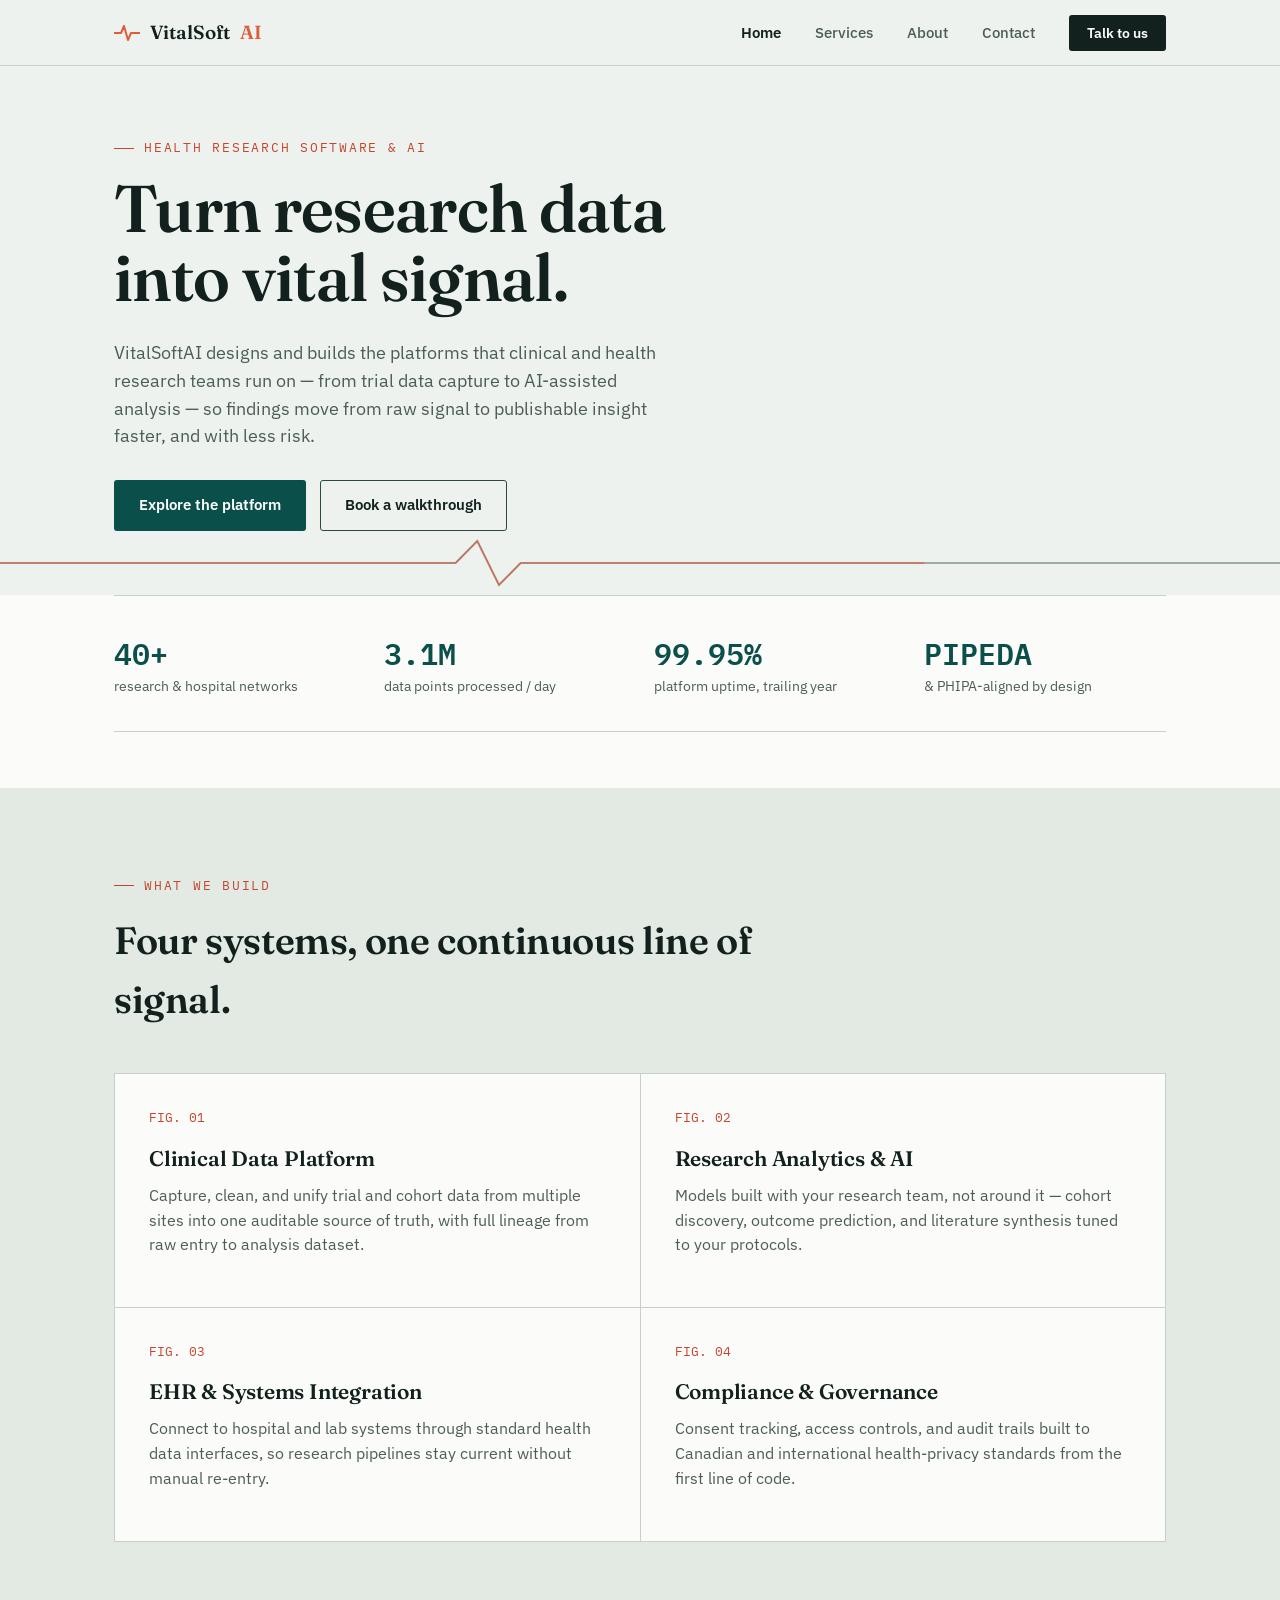
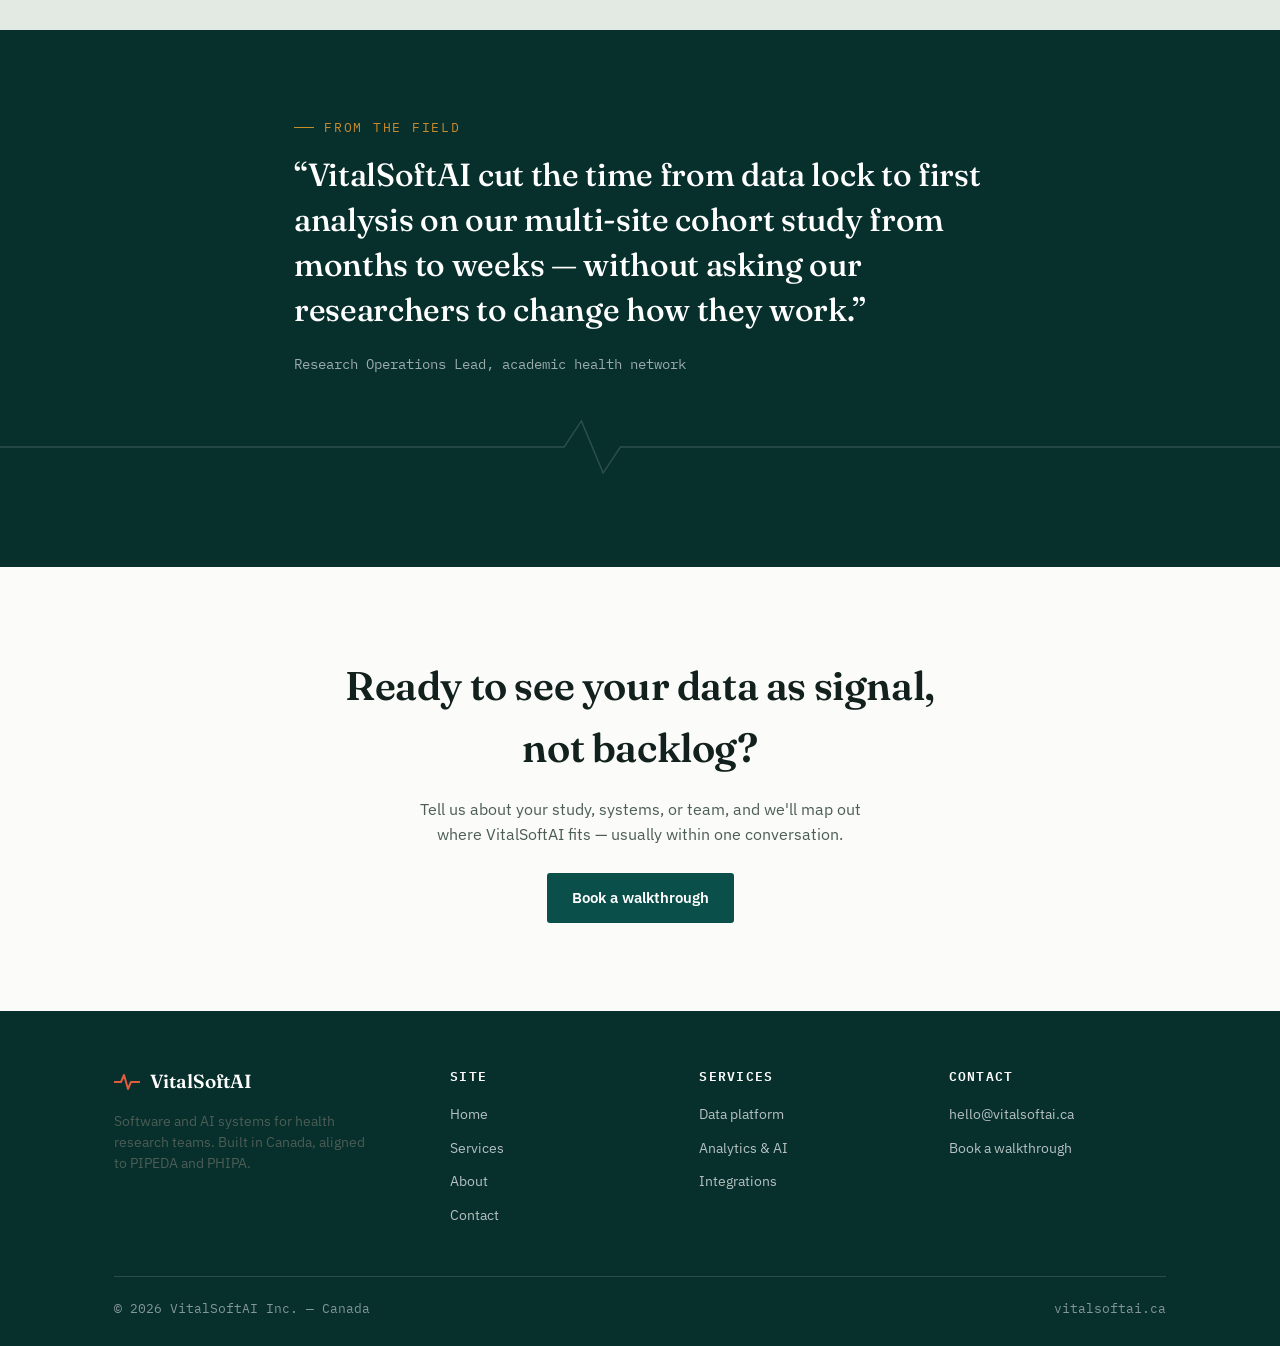
<file: index.html>
<!DOCTYPE html>
<html lang="en">
<head>
<meta charset="UTF-8">
<meta name="viewport" content="width=device-width, initial-scale=1.0">
<title>VitalSoftAI — Software for Health Research</title>
<meta name="description" content="VitalSoftAI builds data platforms, AI analytics, and compliant software for clinical and health research teams.">
<link rel="preconnect" href="https://fonts.googleapis.com">
<link href="https://fonts.googleapis.com/css2?family=Fraunces:opsz,wght@9..144,400;9..144,500;9..144,600;9..144,700&family=IBM+Plex+Sans:wght@400;500;600;700&family=IBM+Plex+Mono:wght@400;500;600&display=swap" rel="stylesheet">
<link rel="stylesheet" href="style.css">
</head>
<body>

<nav class="site-nav">
  <div class="wrap">
    <a href="index.html" class="brand">
      <svg class="pulse-mark" viewBox="0 0 26 16"><path d="M0 8 H7 L10 1 L14 15 L17 8 H26"/></svg>
      VitalSoft<span style="color:var(--coral)">AI</span>
    </a>
    <ul class="nav-links">
      <li><a href="index.html" class="active">Home</a></li>
      <li><a href="services.html">Services</a></li>
      <li><a href="about.html">About</a></li>
      <li><a href="contact.html">Contact</a></li>
      <li><a href="contact.html" class="nav-cta">Talk to us</a></li>
    </ul>
    <button class="nav-toggle" aria-label="Toggle menu"><span></span><span></span><span></span></button>
  </div>
</nav>

<!-- HERO -->
<header>
  <div class="wrap" style="padding-top:72px;">
    <p class="eyebrow">Health research software &amp; AI</p>
    <h1 style="font-size:clamp(38px,6vw,66px); max-width:15ch; line-height:1.05;">
      Turn research data into vital signal.
    </h1>
    <p style="font-size:18px; max-width:52ch; margin-top:20px;">
      VitalSoftAI designs and builds the platforms that clinical and health research
      teams run on — from trial data capture to AI-assisted analysis — so findings
      move from raw signal to publishable insight faster, and with less risk.
    </p>
    <div style="display:flex; gap:14px; margin-top:30px; flex-wrap:wrap;">
      <a href="services.html" class="btn btn-primary">Explore the platform</a>
      <a href="contact.html" class="btn btn-ghost">Book a walkthrough</a>
    </div>
  </div>

  <svg class="trace" viewBox="0 0 1180 64" preserveAspectRatio="none" aria-hidden="true">
    <path d="M0 32 H420 L440 10 L460 54 L480 32 H1180" />
    <path class="draw" d="M0 32 H420 L440 10 L460 54 L480 32 H1180" />
  </svg>
</header>

<!-- PROOF STRIP -->
<section class="section-tight panel-bg" style="padding-top:0;">
  <div class="wrap">
    <div style="display:grid; grid-template-columns:repeat(4,1fr); gap:28px; border-top:1px solid var(--line); border-bottom:1px solid var(--line); padding:34px 0;">
      <div>
        <div style="font-family:var(--f-mono); font-size:30px; font-weight:600; color:var(--teal);">40+</div>
        <div style="font-size:13.5px; color:var(--ink-soft);">research &amp; hospital networks</div>
      </div>
      <div>
        <div style="font-family:var(--f-mono); font-size:30px; font-weight:600; color:var(--teal);">3.1M</div>
        <div style="font-size:13.5px; color:var(--ink-soft);">data points processed / day</div>
      </div>
      <div>
        <div style="font-family:var(--f-mono); font-size:30px; font-weight:600; color:var(--teal);">99.95%</div>
        <div style="font-size:13.5px; color:var(--ink-soft);">platform uptime, trailing year</div>
      </div>
      <div>
        <div style="font-family:var(--f-mono); font-size:30px; font-weight:600; color:var(--teal);">PIPEDA</div>
        <div style="font-size:13.5px; color:var(--ink-soft);">&amp; PHIPA-aligned by design</div>
      </div>
    </div>
  </div>
</section>

<!-- PILLARS -->
<section class="alt-bg">
  <div class="wrap">
    <p class="eyebrow">What we build</p>
    <h2 style="font-size:clamp(26px,3.4vw,38px); max-width:26ch;">Four systems, one continuous line of signal.</h2>

    <div class="reveal" style="display:grid; grid-template-columns:repeat(2,1fr); gap:1px; background:var(--line); margin-top:44px; border:1px solid var(--line);">

      <div style="background:var(--panel); padding:34px;">
        <div style="font-family:var(--f-mono); font-size:12.5px; color:var(--coral-deep); margin-bottom:14px;">FIG. 01</div>
        <h3 style="font-size:21px;">Clinical Data Platform</h3>
        <p>Capture, clean, and unify trial and cohort data from multiple sites into one
        auditable source of truth, with full lineage from raw entry to analysis dataset.</p>
      </div>

      <div style="background:var(--panel); padding:34px;">
        <div style="font-family:var(--f-mono); font-size:12.5px; color:var(--coral-deep); margin-bottom:14px;">FIG. 02</div>
        <h3 style="font-size:21px;">Research Analytics &amp; AI</h3>
        <p>Models built with your research team, not around it — cohort discovery,
        outcome prediction, and literature synthesis tuned to your protocols.</p>
      </div>

      <div style="background:var(--panel); padding:34px;">
        <div style="font-family:var(--f-mono); font-size:12.5px; color:var(--coral-deep); margin-bottom:14px;">FIG. 03</div>
        <h3 style="font-size:21px;">EHR &amp; Systems Integration</h3>
        <p>Connect to hospital and lab systems through standard health data
        interfaces, so research pipelines stay current without manual re-entry.</p>
      </div>

      <div style="background:var(--panel); padding:34px;">
        <div style="font-family:var(--f-mono); font-size:12.5px; color:var(--coral-deep); margin-bottom:14px;">FIG. 04</div>
        <h3 style="font-size:21px;">Compliance &amp; Governance</h3>
        <p>Consent tracking, access controls, and audit trails built to Canadian
        and international health-privacy standards from the first line of code.</p>
      </div>

    </div>
  </div>
</section>

<!-- QUOTE / DARK BAND -->
<section class="dark">
  <div class="wrap" style="max-width:820px;">
    <p class="eyebrow">From the field</p>
    <h2 style="font-size:clamp(24px,3vw,32px); font-weight:500; line-height:1.4;">
      “VitalSoftAI cut the time from data lock to first analysis on our multi-site
      cohort study from months to weeks — without asking our researchers to
      change how they work.”
    </h2>
    <p style="margin-top:22px; color:rgba(255,255,255,0.6); font-family:var(--f-mono); font-size:13.5px;">
      Research Operations Lead, academic health network
    </p>
  </div>
  <svg class="trace on-dark" viewBox="0 0 1180 64" preserveAspectRatio="none" style="margin-top:40px;" aria-hidden="true">
    <path d="M0 32 H520 L536 6 L556 58 L572 32 H1180" />
  </svg>
</section>

<!-- CTA -->
<section class="panel-bg" style="text-align:center;">
  <div class="wrap">
    <h2 style="font-size:clamp(26px,3.6vw,40px); max-width:22ch; margin:0 auto 18px;">
      Ready to see your data as signal, not backlog?
    </h2>
    <p style="max-width:46ch; margin:0 auto 26px;">
      Tell us about your study, systems, or team, and we'll map out where
      VitalSoftAI fits — usually within one conversation.
    </p>
    <a href="contact.html" class="btn btn-primary">Book a walkthrough</a>
  </div>
</section>

<footer>
  <div class="wrap">
    <div class="foot-grid">
      <div>
        <a href="index.html" class="brand" style="margin-bottom:14px; display:flex;">
          <svg class="pulse-mark" viewBox="0 0 26 16"><path d="M0 8 H7 L10 1 L14 15 L17 8 H26" stroke="rgba(255,255,255,0.75)"/></svg>
          VitalSoftAI
        </a>
        <p style="font-size:13.5px; max-width:32ch;">Software and AI systems for health research teams. Built in Canada, aligned to PIPEDA and PHIPA.</p>
      </div>
      <div>
        <h4>Site</h4>
        <ul>
          <li><a href="index.html">Home</a></li>
          <li><a href="services.html">Services</a></li>
          <li><a href="about.html">About</a></li>
          <li><a href="contact.html">Contact</a></li>
        </ul>
      </div>
      <div>
        <h4>Services</h4>
        <ul>
          <li><a href="services.html">Data platform</a></li>
          <li><a href="services.html">Analytics &amp; AI</a></li>
          <li><a href="services.html">Integrations</a></li>
        </ul>
      </div>
      <div>
        <h4>Contact</h4>
        <ul>
          <li><a href="mailto:hello@vitalsoftai.ca">hello@vitalsoftai.ca</a></li>
          <li><a href="contact.html">Book a walkthrough</a></li>
        </ul>
      </div>
    </div>
    <div class="foot-bottom">
      <span>© 2026 VitalSoftAI Inc. — Canada</span>
      <span>vitalsoftai.ca</span>
    </div>
  </div>
</footer>

<script src="main.js"></script>
</body>
</html>
</file>
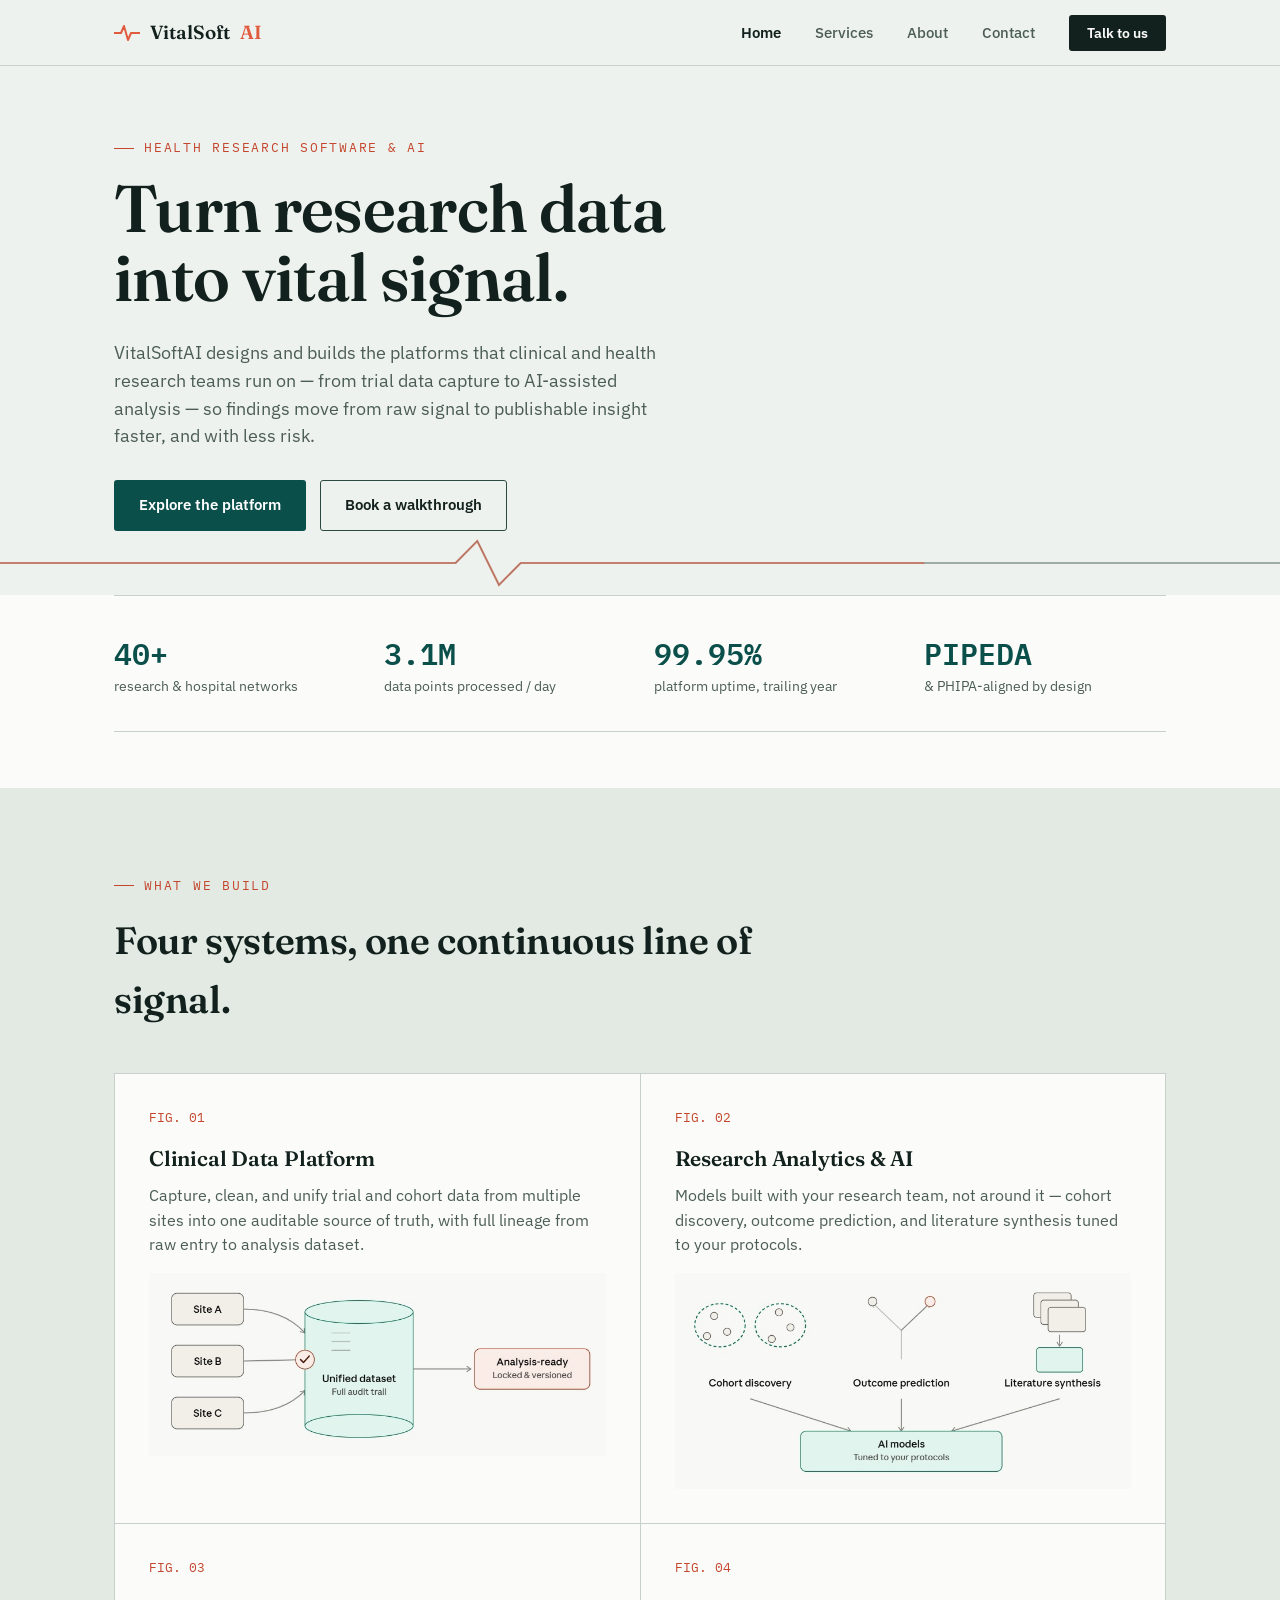
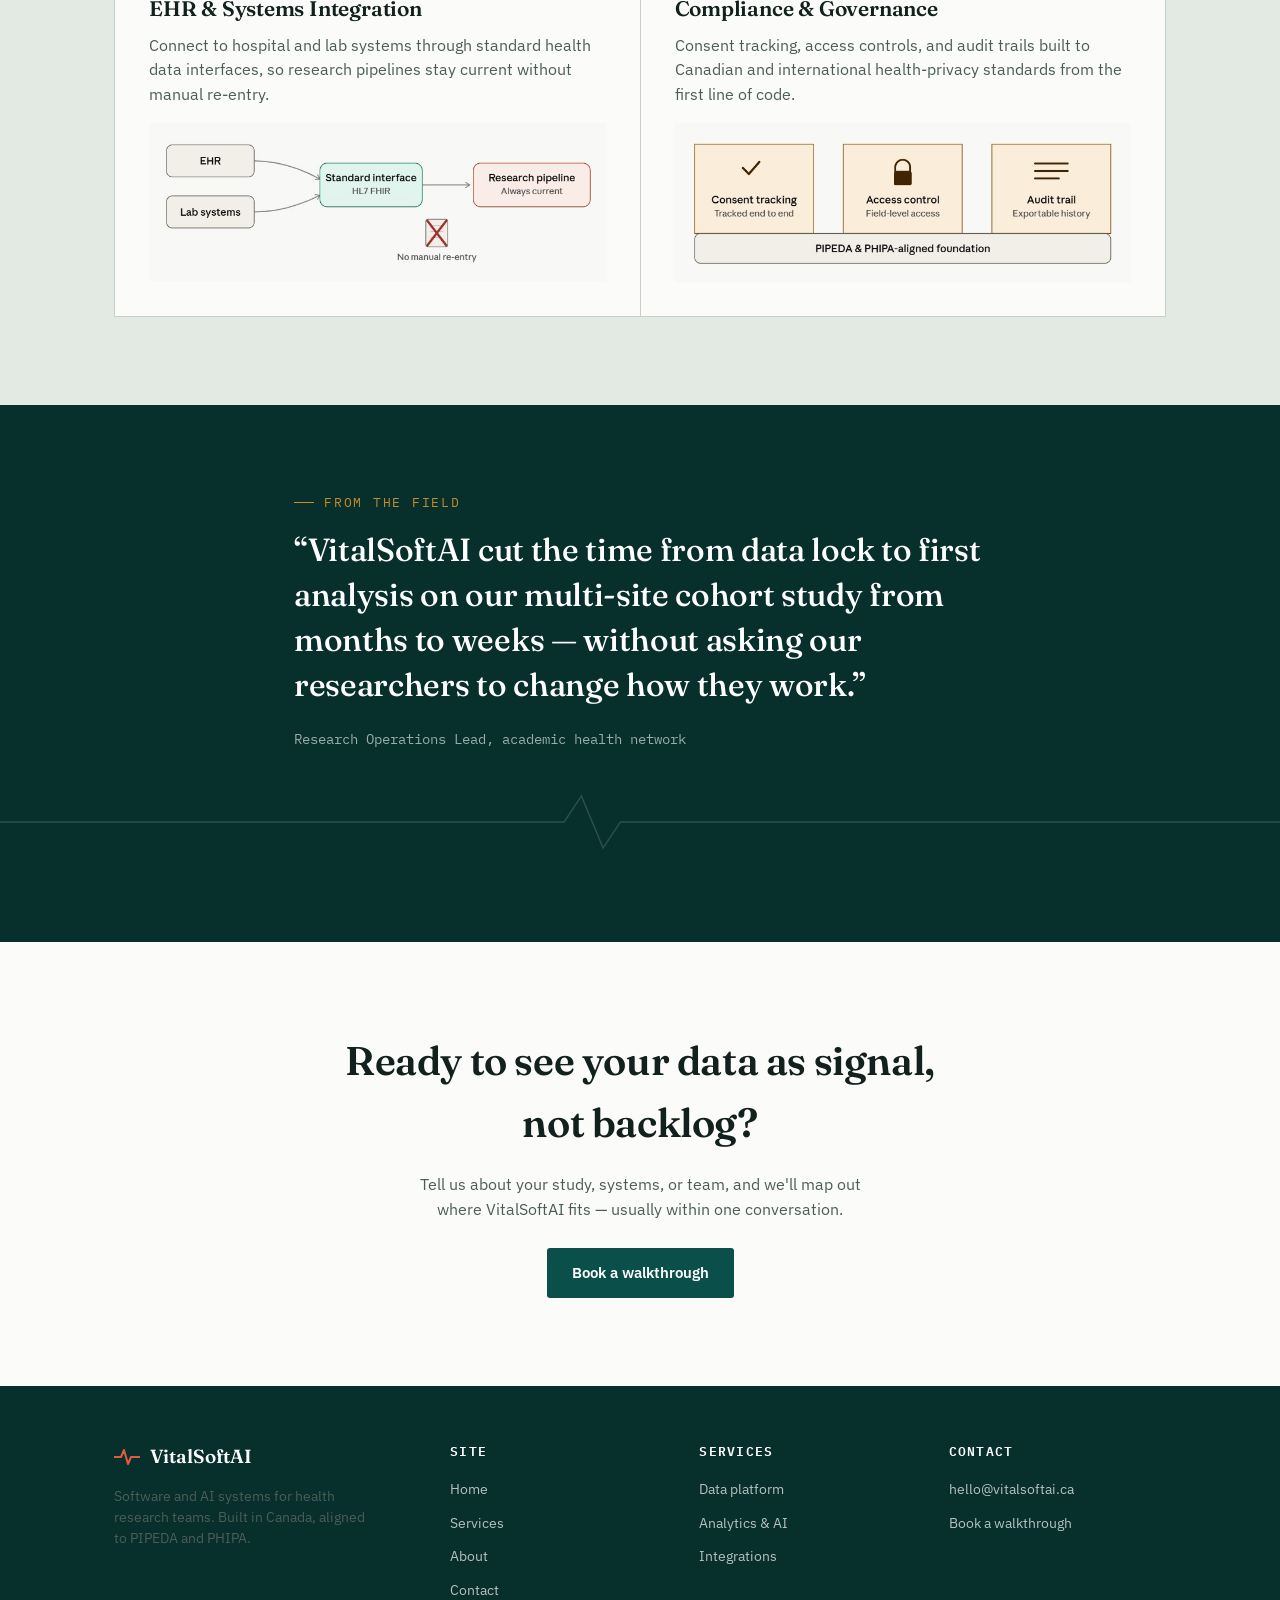
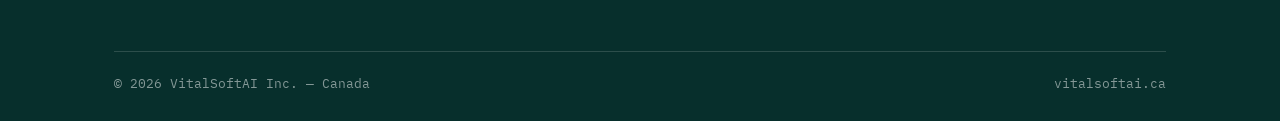
<file: public/index.html>
<!DOCTYPE html>
<html lang="en">
<head>
<meta charset="UTF-8">
<meta name="viewport" content="width=device-width, initial-scale=1.0">
<title>VitalSoftAI — Software for Health Research</title>
<meta name="description" content="VitalSoftAI builds data platforms, AI analytics, and compliant software for clinical and health research teams.">
<link rel="preconnect" href="https://fonts.googleapis.com">
<link href="https://fonts.googleapis.com/css2?family=Fraunces:opsz,wght@9..144,400;9..144,500;9..144,600;9..144,700&family=IBM+Plex+Sans:wght@400;500;600;700&family=IBM+Plex+Mono:wght@400;500;600&display=swap" rel="stylesheet">
<link rel="stylesheet" href="style.css">
</head>
<body>

<nav class="site-nav">
  <div class="wrap">
    <a href="index.html" class="brand">
      <svg class="pulse-mark" viewBox="0 0 26 16"><path d="M0 8 H7 L10 1 L14 15 L17 8 H26"/></svg>
      VitalSoft<span style="color:var(--coral)">AI</span>
    </a>
    <ul class="nav-links">
      <li><a href="index.html" class="active">Home</a></li>
      <li><a href="services.html">Services</a></li>
      <li><a href="about.html">About</a></li>
      <li><a href="contact.html">Contact</a></li>
      <li><a href="contact.html" class="nav-cta">Talk to us</a></li>
    </ul>
    <button class="nav-toggle" aria-label="Toggle menu"><span></span><span></span><span></span></button>
  </div>
</nav>

<!-- HERO -->
<header>
  <div class="wrap" style="padding-top:72px;">
    <p class="eyebrow">Health research software &amp; AI</p>
    <h1 style="font-size:clamp(38px,6vw,66px); max-width:15ch; line-height:1.05;">
      Turn research data into vital signal.
    </h1>
    <p style="font-size:18px; max-width:52ch; margin-top:20px;">
      VitalSoftAI designs and builds the platforms that clinical and health research
      teams run on — from trial data capture to AI-assisted analysis — so findings
      move from raw signal to publishable insight faster, and with less risk.
    </p>
    <div style="display:flex; gap:14px; margin-top:30px; flex-wrap:wrap;">
      <a href="services.html" class="btn btn-primary">Explore the platform</a>
      <a href="contact.html" class="btn btn-ghost">Book a walkthrough</a>
    </div>
  </div>

  <svg class="trace" viewBox="0 0 1180 64" preserveAspectRatio="none" aria-hidden="true">
    <path d="M0 32 H420 L440 10 L460 54 L480 32 H1180" />
    <path class="draw" d="M0 32 H420 L440 10 L460 54 L480 32 H1180" />
  </svg>
</header>

<!-- PROOF STRIP -->
<section class="section-tight panel-bg" style="padding-top:0;">
  <div class="wrap">
    <div style="display:grid; grid-template-columns:repeat(4,1fr); gap:28px; border-top:1px solid var(--line); border-bottom:1px solid var(--line); padding:34px 0;">
      <div>
        <div style="font-family:var(--f-mono); font-size:30px; font-weight:600; color:var(--teal);">40+</div>
        <div style="font-size:13.5px; color:var(--ink-soft);">research &amp; hospital networks</div>
      </div>
      <div>
        <div style="font-family:var(--f-mono); font-size:30px; font-weight:600; color:var(--teal);">3.1M</div>
        <div style="font-size:13.5px; color:var(--ink-soft);">data points processed / day</div>
      </div>
      <div>
        <div style="font-family:var(--f-mono); font-size:30px; font-weight:600; color:var(--teal);">99.95%</div>
        <div style="font-size:13.5px; color:var(--ink-soft);">platform uptime, trailing year</div>
      </div>
      <div>
        <div style="font-family:var(--f-mono); font-size:30px; font-weight:600; color:var(--teal);">PIPEDA</div>
        <div style="font-size:13.5px; color:var(--ink-soft);">&amp; PHIPA-aligned by design</div>
      </div>
    </div>
  </div>
</section>

<!-- PILLARS -->
<section class="alt-bg">
  <div class="wrap">
    <p class="eyebrow">What we build</p>
    <h2 style="font-size:clamp(26px,3.4vw,38px); max-width:26ch;">Four systems, one continuous line of signal.</h2>

    <div class="reveal" style="display:grid; grid-template-columns:repeat(2,1fr); gap:1px; background:var(--line); margin-top:44px; border:1px solid var(--line);">

      <div style="background:var(--panel); padding:34px;">
        <div style="font-family:var(--f-mono); font-size:12.5px; color:var(--coral-deep); margin-bottom:14px;">FIG. 01</div>
        <h3 style="font-size:21px;">Clinical Data Platform</h3>
        <p>Capture, clean, and unify trial and cohort data from multiple sites into one
        auditable source of truth, with full lineage from raw entry to analysis dataset.</p>
        <img src="./images/01.jpg">
      </div>

      <div style="background:var(--panel); padding:34px;">
        <div style="font-family:var(--f-mono); font-size:12.5px; color:var(--coral-deep); margin-bottom:14px;">FIG. 02</div>
        <h3 style="font-size:21px;">Research Analytics &amp; AI</h3>
        <p>Models built with your research team, not around it — cohort discovery,
        outcome prediction, and literature synthesis tuned to your protocols.</p>
        <img src="./images/02.jpg">
      </div>

      <div style="background:var(--panel); padding:34px;">
        <div style="font-family:var(--f-mono); font-size:12.5px; color:var(--coral-deep); margin-bottom:14px;">FIG. 03</div>
        <h3 style="font-size:21px;">EHR &amp; Systems Integration</h3>
        <p>Connect to hospital and lab systems through standard health data
        interfaces, so research pipelines stay current without manual re-entry.</p>
        <img src="./images/03.jpg">
      </div>

      <div style="background:var(--panel); padding:34px;">
        <div style="font-family:var(--f-mono); font-size:12.5px; color:var(--coral-deep); margin-bottom:14px;">FIG. 04</div>
        <h3 style="font-size:21px;">Compliance &amp; Governance</h3>
        <p>Consent tracking, access controls, and audit trails built to Canadian
        and international health-privacy standards from the first line of code.</p>
        <img src="./images/04.jpg">
      </div>

    </div>
  </div>
</section>

<!-- QUOTE / DARK BAND -->
<section class="dark">
  <div class="wrap" style="max-width:820px;">
    <p class="eyebrow">From the field</p>
    <h2 style="font-size:clamp(24px,3vw,32px); font-weight:500; line-height:1.4;">
      “VitalSoftAI cut the time from data lock to first analysis on our multi-site
      cohort study from months to weeks — without asking our researchers to
      change how they work.”
    </h2>
    <p style="margin-top:22px; color:rgba(255,255,255,0.6); font-family:var(--f-mono); font-size:13.5px;">
      Research Operations Lead, academic health network
    </p>
  </div>
  <svg class="trace on-dark" viewBox="0 0 1180 64" preserveAspectRatio="none" style="margin-top:40px;" aria-hidden="true">
    <path d="M0 32 H520 L536 6 L556 58 L572 32 H1180" />
  </svg>
</section>

<!-- CTA -->
<section class="panel-bg" style="text-align:center;">
  <div class="wrap">
    <h2 style="font-size:clamp(26px,3.6vw,40px); max-width:22ch; margin:0 auto 18px;">
      Ready to see your data as signal, not backlog?
    </h2>
    <p style="max-width:46ch; margin:0 auto 26px;">
      Tell us about your study, systems, or team, and we'll map out where
      VitalSoftAI fits — usually within one conversation.
    </p>
    <a href="contact.html" class="btn btn-primary">Book a walkthrough</a>
  </div>
</section>

<footer>
  <div class="wrap">
    <div class="foot-grid">
      <div>
        <a href="index.html" class="brand" style="margin-bottom:14px; display:flex;">
          <svg class="pulse-mark" viewBox="0 0 26 16"><path d="M0 8 H7 L10 1 L14 15 L17 8 H26" stroke="rgba(255,255,255,0.75)"/></svg>
          VitalSoftAI
        </a>
        <p style="font-size:13.5px; max-width:32ch;">Software and AI systems for health research teams. Built in Canada, aligned to PIPEDA and PHIPA.</p>
      </div>
      <div>
        <h4>Site</h4>
        <ul>
          <li><a href="index.html">Home</a></li>
          <li><a href="services.html">Services</a></li>
          <li><a href="about.html">About</a></li>
          <li><a href="contact.html">Contact</a></li>
        </ul>
      </div>
      <div>
        <h4>Services</h4>
        <ul>
          <li><a href="services.html">Data platform</a></li>
          <li><a href="services.html">Analytics &amp; AI</a></li>
          <li><a href="services.html">Integrations</a></li>
        </ul>
      </div>
      <div>
        <h4>Contact</h4>
        <ul>
          <li><a href="mailto:hello@vitalsoftai.ca">hello@vitalsoftai.ca</a></li>
          <li><a href="contact.html">Book a walkthrough</a></li>
        </ul>
      </div>
    </div>
    <div class="foot-bottom">
      <span>© 2026 VitalSoftAI Inc. — Canada</span>
      <span>vitalsoftai.ca</span>
    </div>
  </div>
</footer>

<script src="main.js"></script>
</body>
</html>
</file>
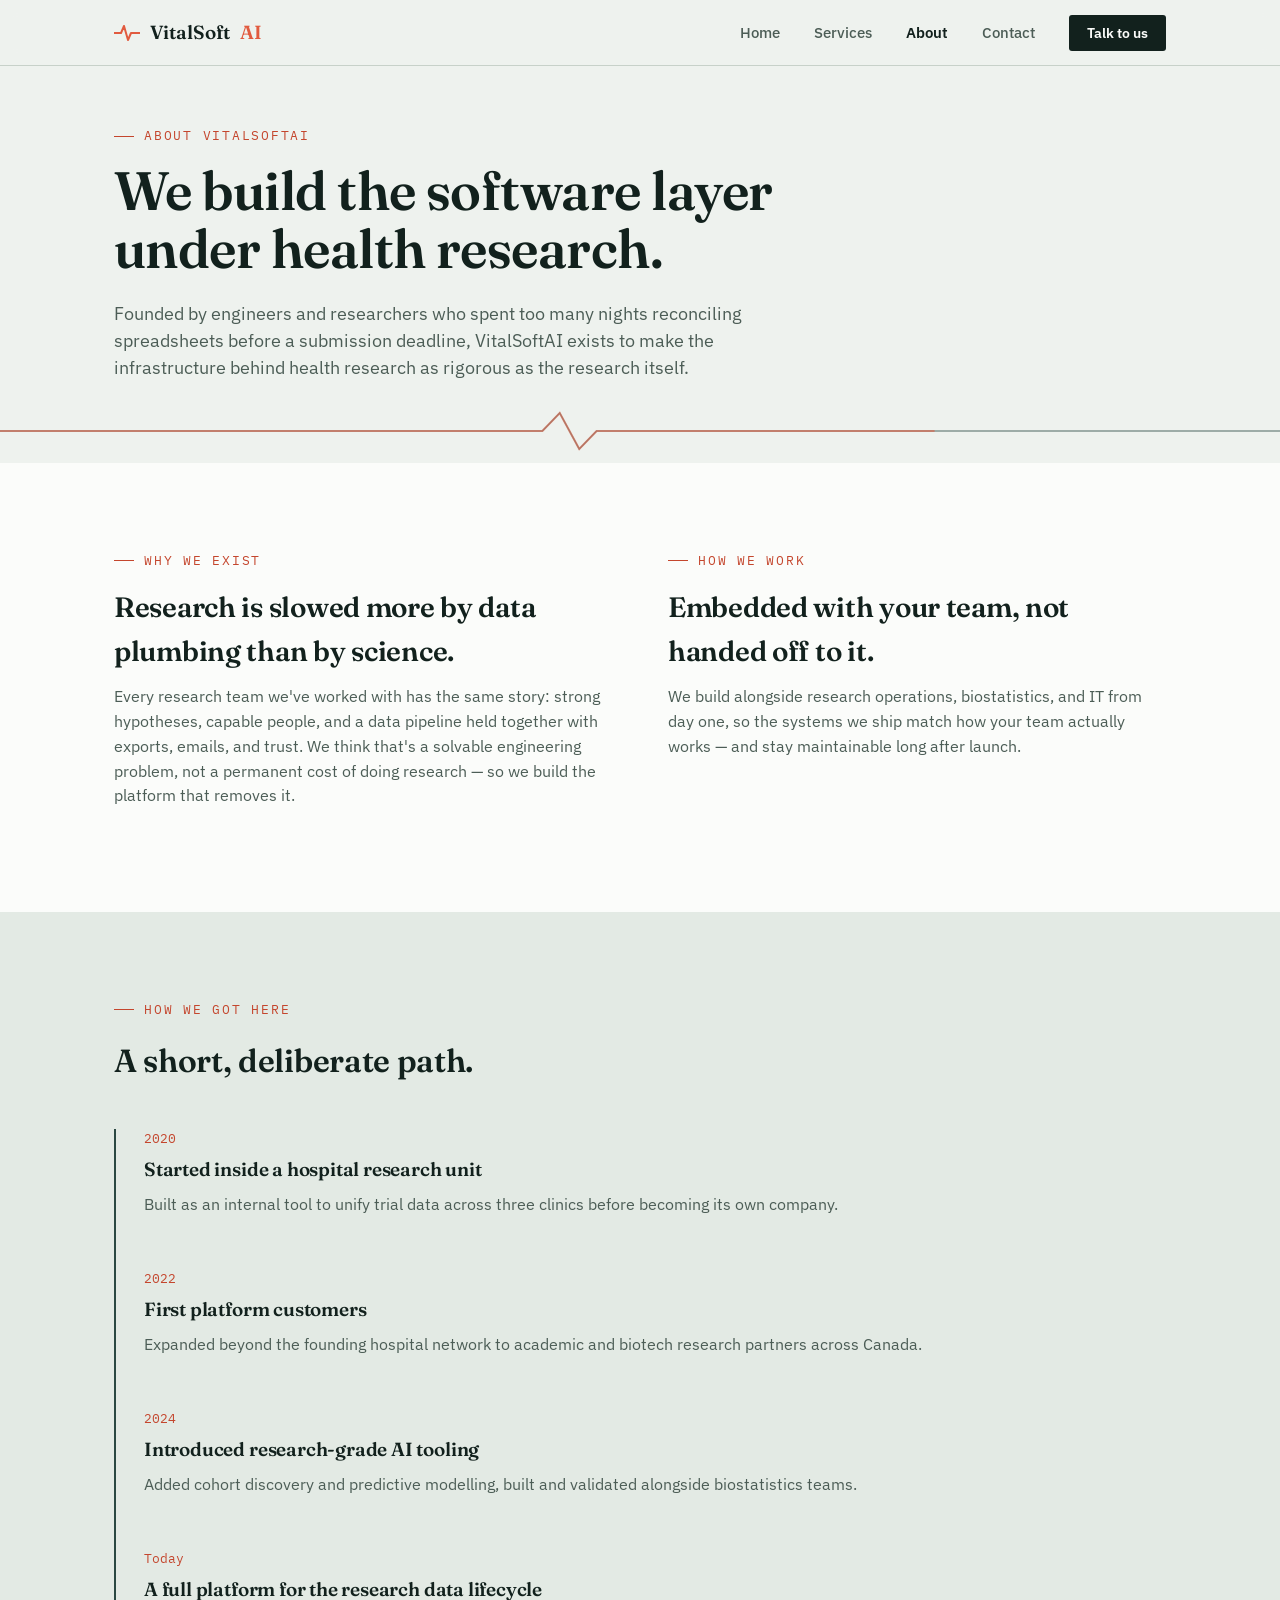
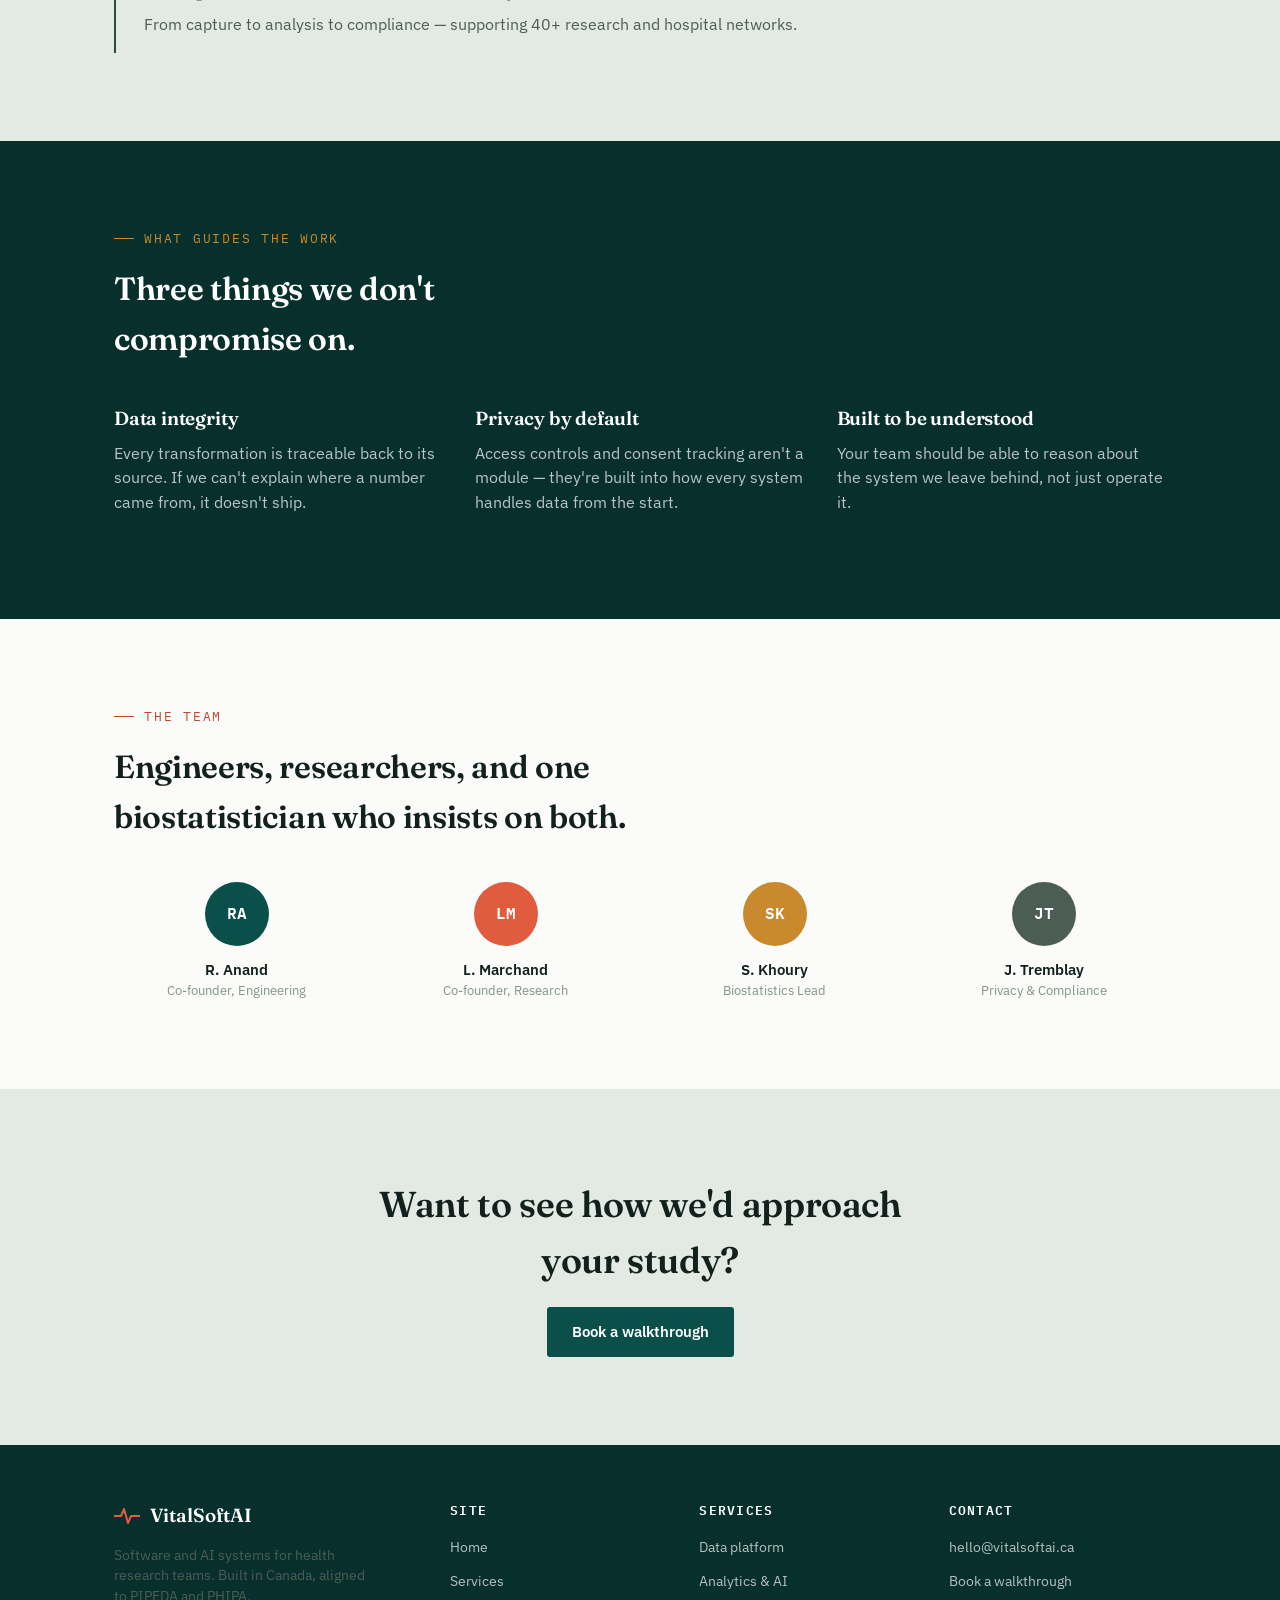
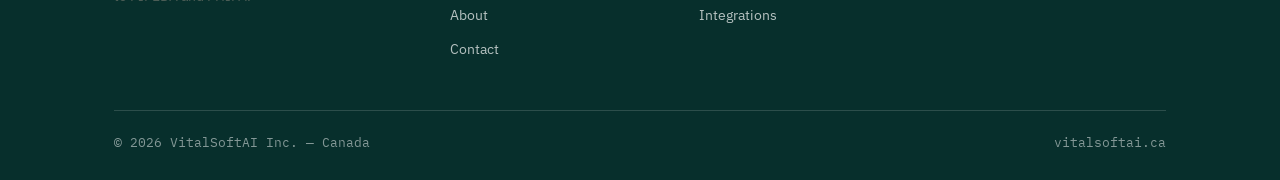
<file: about.html>
<!DOCTYPE html>
<html lang="en">
<head>
<meta charset="UTF-8">
<meta name="viewport" content="width=device-width, initial-scale=1.0">
<title>About — VitalSoftAI</title>
<meta name="description" content="VitalSoftAI is a Canadian software company building data and AI systems for health research teams.">
<link rel="preconnect" href="https://fonts.googleapis.com">
<link href="https://fonts.googleapis.com/css2?family=Fraunces:opsz,wght@9..144,400;9..144,500;9..144,600;9..144,700&family=IBM+Plex+Sans:wght@400;500;600;700&family=IBM+Plex+Mono:wght@400;500;600&display=swap" rel="stylesheet">
<link rel="stylesheet" href="style.css">
</head>
<body>

<nav class="site-nav">
  <div class="wrap">
    <a href="index.html" class="brand">
      <svg class="pulse-mark" viewBox="0 0 26 16"><path d="M0 8 H7 L10 1 L14 15 L17 8 H26"/></svg>
      VitalSoft<span style="color:var(--coral)">AI</span>
    </a>
    <ul class="nav-links">
      <li><a href="index.html">Home</a></li>
      <li><a href="services.html">Services</a></li>
      <li><a href="about.html" class="active">About</a></li>
      <li><a href="contact.html">Contact</a></li>
      <li><a href="contact.html" class="nav-cta">Talk to us</a></li>
    </ul>
    <button class="nav-toggle" aria-label="Toggle menu"><span></span><span></span><span></span></button>
  </div>
</nav>

<header>
  <div class="wrap" style="padding-top:60px;">
    <p class="eyebrow">About VitalSoftAI</p>
    <h1 style="font-size:clamp(34px,5vw,54px); max-width:20ch; line-height:1.08;">
      We build the software layer under health research.
    </h1>
    <p style="font-size:17.5px; max-width:58ch; margin-top:18px;">
      Founded by engineers and researchers who spent too many nights reconciling
      spreadsheets before a submission deadline, VitalSoftAI exists to make the
      infrastructure behind health research as rigorous as the research itself.
    </p>
  </div>
  <svg class="trace" viewBox="0 0 1180 64" preserveAspectRatio="none" aria-hidden="true">
    <path d="M0 32 H500 L516 14 L534 50 L550 32 H1180" />
    <path class="draw" d="M0 32 H500 L516 14 L534 50 L550 32 H1180" />
  </svg>
</header>

<!-- MISSION -->
<section class="panel-bg">
  <div class="wrap" style="display:grid; grid-template-columns:1fr 1fr; gap:56px;">
    <div>
      <p class="eyebrow">Why we exist</p>
      <h2 style="font-size:28px;">Research is slowed more by data plumbing than by science.</h2>
      <p>Every research team we've worked with has the same story: strong hypotheses,
      capable people, and a data pipeline held together with exports, emails, and
      trust. We think that's a solvable engineering problem, not a permanent cost
      of doing research — so we build the platform that removes it.</p>
    </div>
    <div>
      <p class="eyebrow">How we work</p>
      <h2 style="font-size:28px;">Embedded with your team, not handed off to it.</h2>
      <p>We build alongside research operations, biostatistics, and IT from day one,
      so the systems we ship match how your team actually works — and stay
      maintainable long after launch.</p>
    </div>
  </div>
</section>

<!-- TIMELINE -->
<section class="alt-bg">
  <div class="wrap">
    <p class="eyebrow">How we got here</p>
    <h2 style="font-size:clamp(24px,3vw,32px); max-width:26ch;">A short, deliberate path.</h2>

    <div style="margin-top:44px; border-left:2px solid var(--line-dark); padding-left:28px; display:flex; flex-direction:column; gap:36px;">
      <div class="reveal">
        <div style="font-family:var(--f-mono); font-size:13px; color:var(--coral-deep);">2020</div>
        <h3 style="font-size:19px; margin-top:6px;">Started inside a hospital research unit</h3>
        <p>Built as an internal tool to unify trial data across three clinics before
        becoming its own company.</p>
      </div>
      <div class="reveal">
        <div style="font-family:var(--f-mono); font-size:13px; color:var(--coral-deep);">2022</div>
        <h3 style="font-size:19px; margin-top:6px;">First platform customers</h3>
        <p>Expanded beyond the founding hospital network to academic and
        biotech research partners across Canada.</p>
      </div>
      <div class="reveal">
        <div style="font-family:var(--f-mono); font-size:13px; color:var(--coral-deep);">2024</div>
        <h3 style="font-size:19px; margin-top:6px;">Introduced research-grade AI tooling</h3>
        <p>Added cohort discovery and predictive modelling, built and validated
        alongside biostatistics teams.</p>
      </div>
      <div class="reveal">
        <div style="font-family:var(--f-mono); font-size:13px; color:var(--coral-deep);">Today</div>
        <h3 style="font-size:19px; margin-top:6px;">A full platform for the research data lifecycle</h3>
        <p>From capture to analysis to compliance — supporting 40+ research and
        hospital networks.</p>
      </div>
    </div>
  </div>
</section>

<!-- VALUES -->
<section class="dark">
  <div class="wrap">
    <p class="eyebrow">What guides the work</p>
    <h2 style="font-size:clamp(24px,3vw,32px); max-width:24ch;">Three things we don't compromise on.</h2>
    <div style="display:grid; grid-template-columns:repeat(3,1fr); gap:32px; margin-top:40px;">
      <div>
        <h3 style="font-size:19px; color:#fff;">Data integrity</h3>
        <p>Every transformation is traceable back to its source. If we can't explain
        where a number came from, it doesn't ship.</p>
      </div>
      <div>
        <h3 style="font-size:19px; color:#fff;">Privacy by default</h3>
        <p>Access controls and consent tracking aren't a module — they're built into
        how every system handles data from the start.</p>
      </div>
      <div>
        <h3 style="font-size:19px; color:#fff;">Built to be understood</h3>
        <p>Your team should be able to reason about the system we leave behind,
        not just operate it.</p>
      </div>
    </div>
  </div>
</section>

<!-- TEAM -->
<section class="panel-bg">
  <div class="wrap">
    <p class="eyebrow">The team</p>
    <h2 style="font-size:clamp(24px,3vw,32px); max-width:26ch;">Engineers, researchers, and one biostatistician who insists on both.</h2>
    <div style="display:grid; grid-template-columns:repeat(4,1fr); gap:24px; margin-top:40px;">
      <div class="reveal" style="text-align:center;">
        <div style="width:64px; height:64px; border-radius:50%; background:var(--teal); color:#fff; display:flex; align-items:center; justify-content:center; font-family:var(--f-mono); font-weight:600; margin:0 auto 12px;">RA</div>
        <div style="font-weight:600; font-size:15px;">R. Anand</div>
        <div style="font-size:13px; color:var(--ink-faint);">Co-founder, Engineering</div>
      </div>
      <div class="reveal" style="text-align:center;">
        <div style="width:64px; height:64px; border-radius:50%; background:var(--coral); color:#fff; display:flex; align-items:center; justify-content:center; font-family:var(--f-mono); font-weight:600; margin:0 auto 12px;">LM</div>
        <div style="font-weight:600; font-size:15px;">L. Marchand</div>
        <div style="font-size:13px; color:var(--ink-faint);">Co-founder, Research</div>
      </div>
      <div class="reveal" style="text-align:center;">
        <div style="width:64px; height:64px; border-radius:50%; background:var(--gold); color:#fff; display:flex; align-items:center; justify-content:center; font-family:var(--f-mono); font-weight:600; margin:0 auto 12px;">SK</div>
        <div style="font-weight:600; font-size:15px;">S. Khoury</div>
        <div style="font-size:13px; color:var(--ink-faint);">Biostatistics Lead</div>
      </div>
      <div class="reveal" style="text-align:center;">
        <div style="width:64px; height:64px; border-radius:50%; background:var(--ink-soft); color:#fff; display:flex; align-items:center; justify-content:center; font-family:var(--f-mono); font-weight:600; margin:0 auto 12px;">JT</div>
        <div style="font-weight:600; font-size:15px;">J. Tremblay</div>
        <div style="font-size:13px; color:var(--ink-faint);">Privacy &amp; Compliance</div>
      </div>
    </div>
  </div>
</section>

<section class="alt-bg" style="text-align:center;">
  <div class="wrap">
    <h2 style="font-size:clamp(24px,3.4vw,36px); max-width:24ch; margin:0 auto 18px;">
      Want to see how we'd approach your study?
    </h2>
    <a href="contact.html" class="btn btn-primary">Book a walkthrough</a>
  </div>
</section>

<footer>
  <div class="wrap">
    <div class="foot-grid">
      <div>
        <a href="index.html" class="brand" style="margin-bottom:14px; display:flex;">
          <svg class="pulse-mark" viewBox="0 0 26 16"><path d="M0 8 H7 L10 1 L14 15 L17 8 H26" stroke="rgba(255,255,255,0.75)"/></svg>
          VitalSoftAI
        </a>
        <p style="font-size:13.5px; max-width:32ch;">Software and AI systems for health research teams. Built in Canada, aligned to PIPEDA and PHIPA.</p>
      </div>
      <div>
        <h4>Site</h4>
        <ul>
          <li><a href="index.html">Home</a></li>
          <li><a href="services.html">Services</a></li>
          <li><a href="about.html">About</a></li>
          <li><a href="contact.html">Contact</a></li>
        </ul>
      </div>
      <div>
        <h4>Services</h4>
        <ul>
          <li><a href="services.html">Data platform</a></li>
          <li><a href="services.html">Analytics &amp; AI</a></li>
          <li><a href="services.html">Integrations</a></li>
        </ul>
      </div>
      <div>
        <h4>Contact</h4>
        <ul>
          <li><a href="mailto:hello@vitalsoftai.ca">hello@vitalsoftai.ca</a></li>
          <li><a href="contact.html">Book a walkthrough</a></li>
        </ul>
      </div>
    </div>
    <div class="foot-bottom">
      <span>© 2026 VitalSoftAI Inc. — Canada</span>
      <span>vitalsoftai.ca</span>
    </div>
  </div>
</footer>

<script src="main.js"></script>
</body>
</html>
</file>
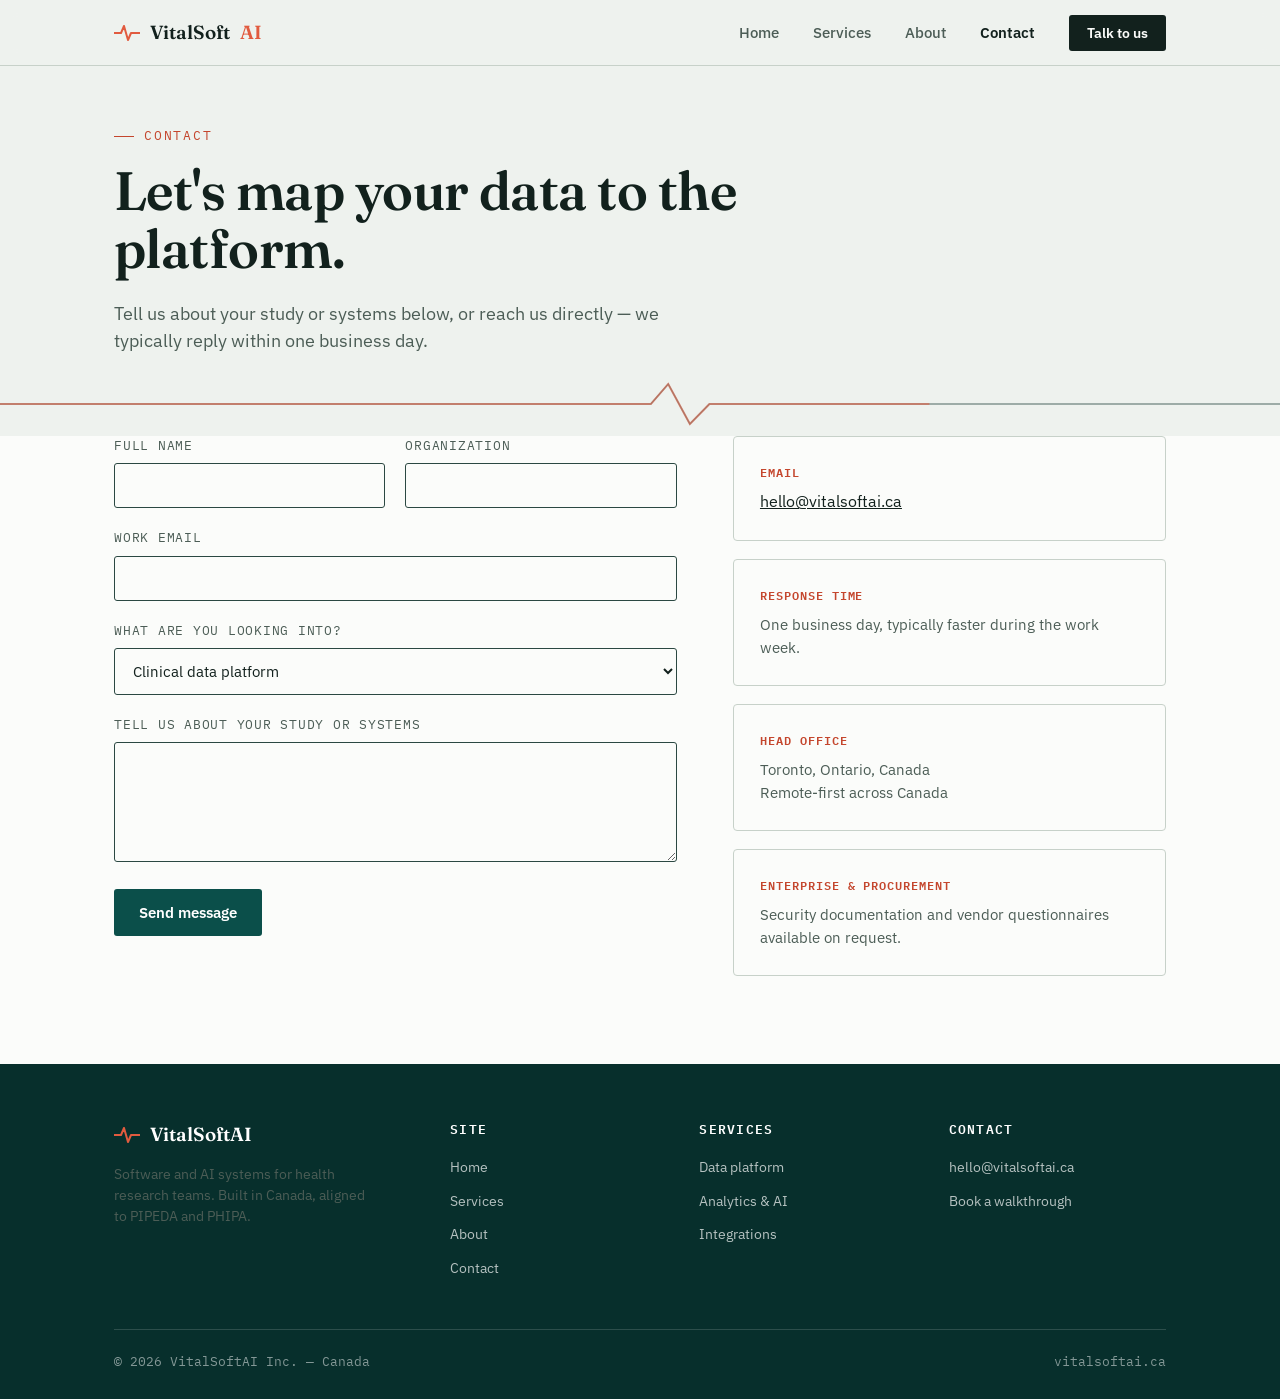
<file: contact.html>
<!DOCTYPE html>
<html lang="en">
<head>
<meta charset="UTF-8">
<meta name="viewport" content="width=device-width, initial-scale=1.0">
<title>Contact — VitalSoftAI</title>
<meta name="description" content="Book a walkthrough with VitalSoftAI or reach the team directly.">
<link rel="preconnect" href="https://fonts.googleapis.com">
<link href="https://fonts.googleapis.com/css2?family=Fraunces:opsz,wght@9..144,400;9..144,500;9..144,600;9..144,700&family=IBM+Plex+Sans:wght@400;500;600;700&family=IBM+Plex+Mono:wght@400;500;600&display=swap" rel="stylesheet">
<link rel="stylesheet" href="style.css">
<style>
  .form-field{ margin-bottom:20px; }
  .form-field label{
    display:block; font-family:var(--f-mono); font-size:12.5px;
    letter-spacing:0.06em; text-transform:uppercase; color:var(--ink-soft);
    margin-bottom:8px;
  }
  .form-field input, .form-field textarea, .form-field select{
    width:100%; font-family:var(--f-body); font-size:15px; color:var(--ink);
    background:var(--panel); border:1px solid var(--line-dark); border-radius:3px;
    padding:12px 14px; resize:vertical;
  }
  .form-field textarea{ min-height:120px; }
  #form-status{
    display:none; margin-top:16px; padding:12px 16px; border-radius:3px;
    background:rgba(11,79,74,0.1); color:var(--teal-deep); font-size:14px;
  }
  #form-status.visible{ display:block; }
  .contact-card{
    background:var(--panel); border:1px solid var(--line); border-radius:4px;
    padding:26px; margin-bottom:18px;
  }
  .contact-card h4{
    font-family:var(--f-mono); font-size:12px; letter-spacing:0.08em; text-transform:uppercase;
    color:var(--coral-deep); margin-bottom:8px; font-weight:600;
  }
</style>
</head>
<body>

<nav class="site-nav">
  <div class="wrap">
    <a href="index.html" class="brand">
      <svg class="pulse-mark" viewBox="0 0 26 16"><path d="M0 8 H7 L10 1 L14 15 L17 8 H26"/></svg>
      VitalSoft<span style="color:var(--coral)">AI</span>
    </a>
    <ul class="nav-links">
      <li><a href="index.html">Home</a></li>
      <li><a href="services.html">Services</a></li>
      <li><a href="about.html">About</a></li>
      <li><a href="contact.html" class="active">Contact</a></li>
      <li><a href="contact.html" class="nav-cta">Talk to us</a></li>
    </ul>
    <button class="nav-toggle" aria-label="Toggle menu"><span></span><span></span><span></span></button>
  </div>
</nav>

<header>
  <div class="wrap" style="padding-top:60px;">
    <p class="eyebrow">Contact</p>
    <h1 style="font-size:clamp(34px,5vw,54px); max-width:18ch; line-height:1.08;">
      Let's map your data to the platform.
    </h1>
    <p style="font-size:17.5px; max-width:52ch; margin-top:18px;">
      Tell us about your study or systems below, or reach us directly — we
      typically reply within one business day.
    </p>
  </div>
  <svg class="trace" viewBox="0 0 1180 64" preserveAspectRatio="none" aria-hidden="true">
    <path d="M0 32 H600 L616 12 L636 52 L654 32 H1180" />
    <path class="draw" d="M0 32 H600 L616 12 L636 52 L654 32 H1180" />
  </svg>
</header>

<section class="panel-bg" style="padding-top:0;">
  <div class="wrap" style="display:grid; grid-template-columns:1.3fr 1fr; gap:56px;">

    <form id="contact-form">
      <div style="display:grid; grid-template-columns:1fr 1fr; gap:20px;">
        <div class="form-field">
          <label for="name">Full name</label>
          <input type="text" id="name" name="name" required>
        </div>
        <div class="form-field">
          <label for="org">Organization</label>
          <input type="text" id="org" name="org" required>
        </div>
      </div>
      <div class="form-field">
        <label for="email">Work email</label>
        <input type="email" id="email" name="email" required>
      </div>
      <div class="form-field">
        <label for="interest">What are you looking into?</label>
        <select id="interest" name="interest">
          <option>Clinical data platform</option>
          <option>Research analytics &amp; AI</option>
          <option>EHR / systems integration</option>
          <option>Compliance &amp; governance</option>
          <option>Not sure yet</option>
        </select>
      </div>
      <div class="form-field">
        <label for="message">Tell us about your study or systems</label>
        <textarea id="message" name="message" required></textarea>
      </div>
      <button type="submit" class="btn btn-primary">Send message</button>
      <div id="form-status" role="status"></div>
    </form>

    <div>
      <div class="contact-card">
        <h4>Email</h4>
        <a href="mailto:hello@vitalsoftai.ca" style="font-size:16px;">hello@vitalsoftai.ca</a>
      </div>
      <div class="contact-card">
        <h4>Response time</h4>
        <p style="margin:0; font-size:15px;">One business day, typically faster during
        the work week.</p>
      </div>
      <div class="contact-card">
        <h4>Head office</h4>
        <p style="margin:0; font-size:15px;">Toronto, Ontario, Canada<br>Remote-first across Canada</p>
      </div>
      <div class="contact-card" style="margin-bottom:0;">
        <h4>Enterprise &amp; procurement</h4>
        <p style="margin:0; font-size:15px;">Security documentation and vendor
        questionnaires available on request.</p>
      </div>
    </div>

  </div>
</section>

<footer>
  <div class="wrap">
    <div class="foot-grid">
      <div>
        <a href="index.html" class="brand" style="margin-bottom:14px; display:flex;">
          <svg class="pulse-mark" viewBox="0 0 26 16"><path d="M0 8 H7 L10 1 L14 15 L17 8 H26" stroke="rgba(255,255,255,0.75)"/></svg>
          VitalSoftAI
        </a>
        <p style="font-size:13.5px; max-width:32ch;">Software and AI systems for health research teams. Built in Canada, aligned to PIPEDA and PHIPA.</p>
      </div>
      <div>
        <h4>Site</h4>
        <ul>
          <li><a href="index.html">Home</a></li>
          <li><a href="services.html">Services</a></li>
          <li><a href="about.html">About</a></li>
          <li><a href="contact.html">Contact</a></li>
        </ul>
      </div>
      <div>
        <h4>Services</h4>
        <ul>
          <li><a href="services.html">Data platform</a></li>
          <li><a href="services.html">Analytics &amp; AI</a></li>
          <li><a href="services.html">Integrations</a></li>
        </ul>
      </div>
      <div>
        <h4>Contact</h4>
        <ul>
          <li><a href="mailto:hello@vitalsoftai.ca">hello@vitalsoftai.ca</a></li>
          <li><a href="contact.html">Book a walkthrough</a></li>
        </ul>
      </div>
    </div>
    <div class="foot-bottom">
      <span>© 2026 VitalSoftAI Inc. — Canada</span>
      <span>vitalsoftai.ca</span>
    </div>
  </div>
</footer>
<script>
const form = document.getElementById("contact-form");
const status = document.getElementById("form-status");

form.addEventListener("submit", async (e) => {
  e.preventDefault();

  const payload = {
    name: document.getElementById("name").value,
    organization: document.getElementById("org").value,
    email: document.getElementById("email").value,
    interest: document.getElementById("interest").value,
    message: document.getElementById("message").value
  };

  try {
    const response = await fetch("/api/contact", {
      method: "POST",
      headers: {
        "Content-Type": "application/json"
      },
      body: JSON.stringify(payload)
    });

    const result = await response.json();

    if (result.success) {
      form.reset();

      status.classList.add("visible");
      status.innerHTML =
        "Thank you. Your message has been sent successfully.";
    } else {
      throw new Error("Failed");
    }

  } catch (err) {
    status.classList.add("visible");
    status.innerHTML =
      "Unable to send message. Please try again.";
  }
});
</script>
  
<script src="main.js"></script>
</body>
</html>
</file>
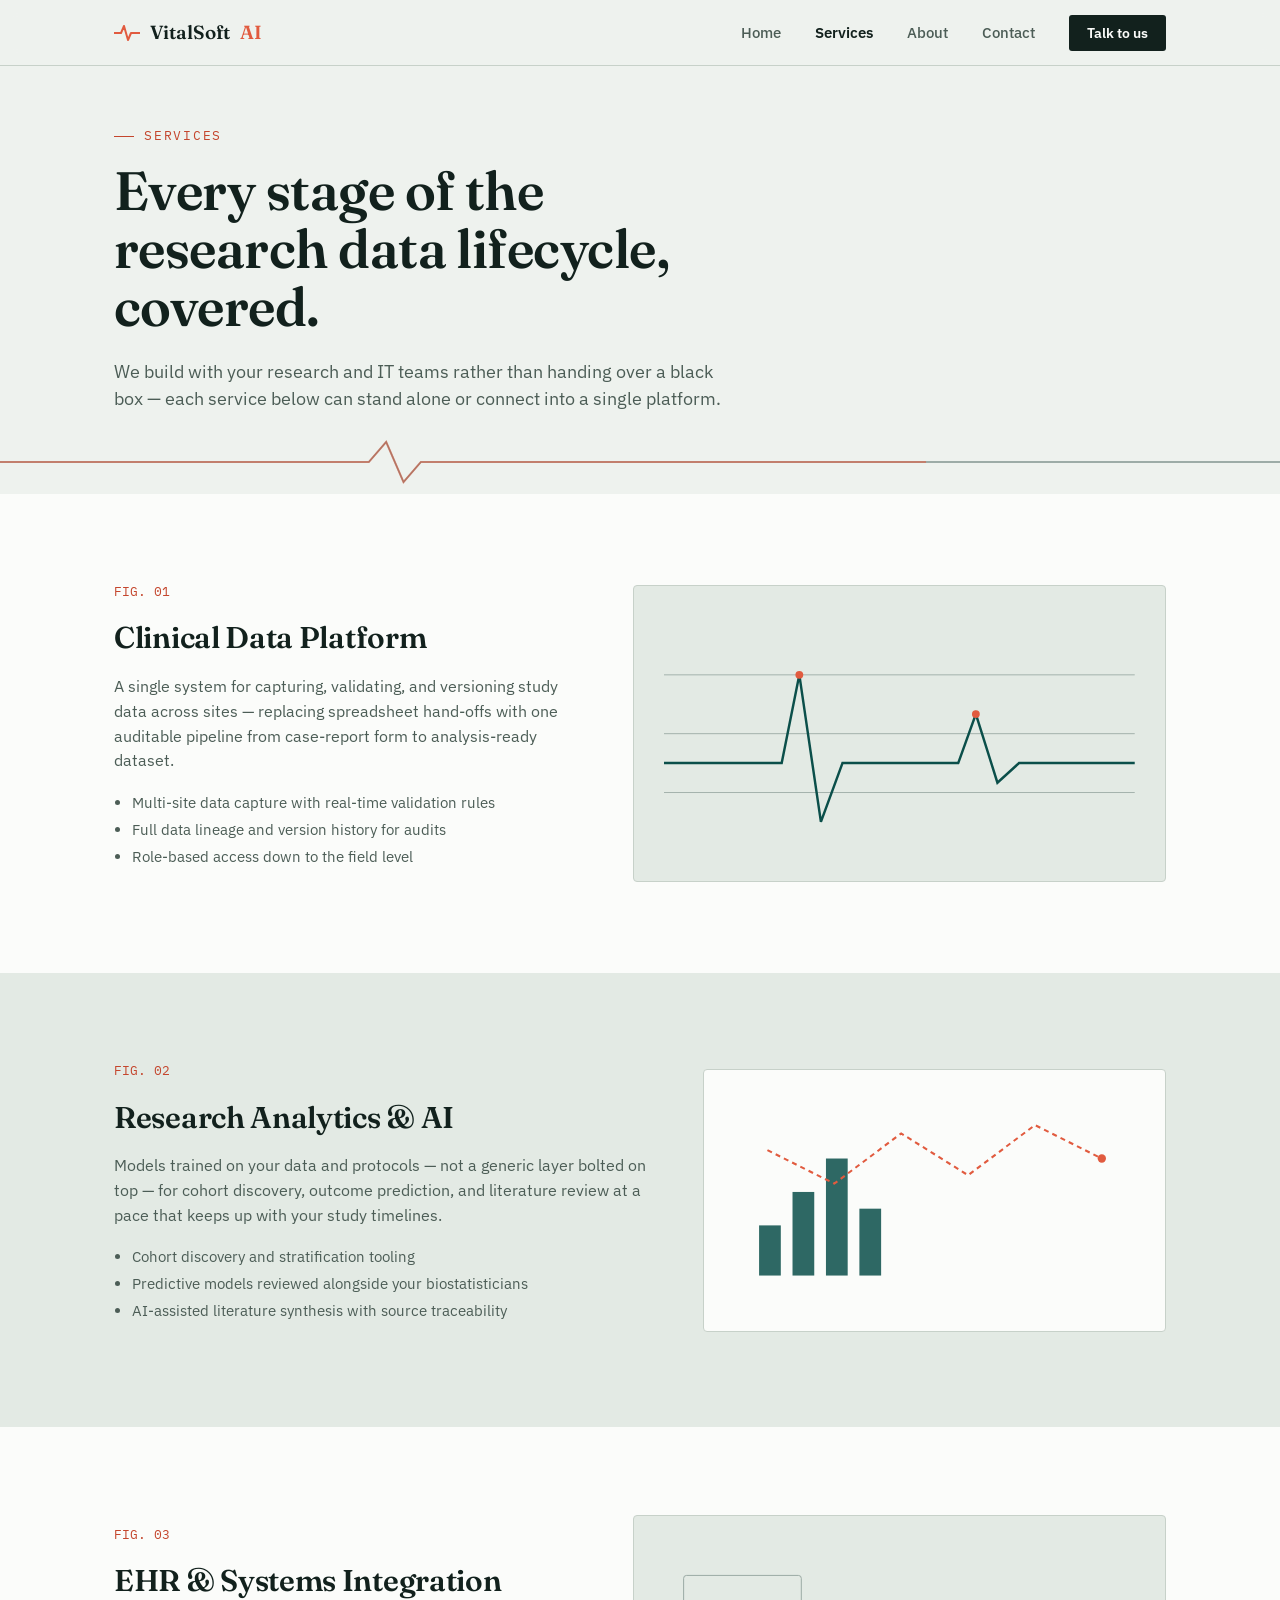
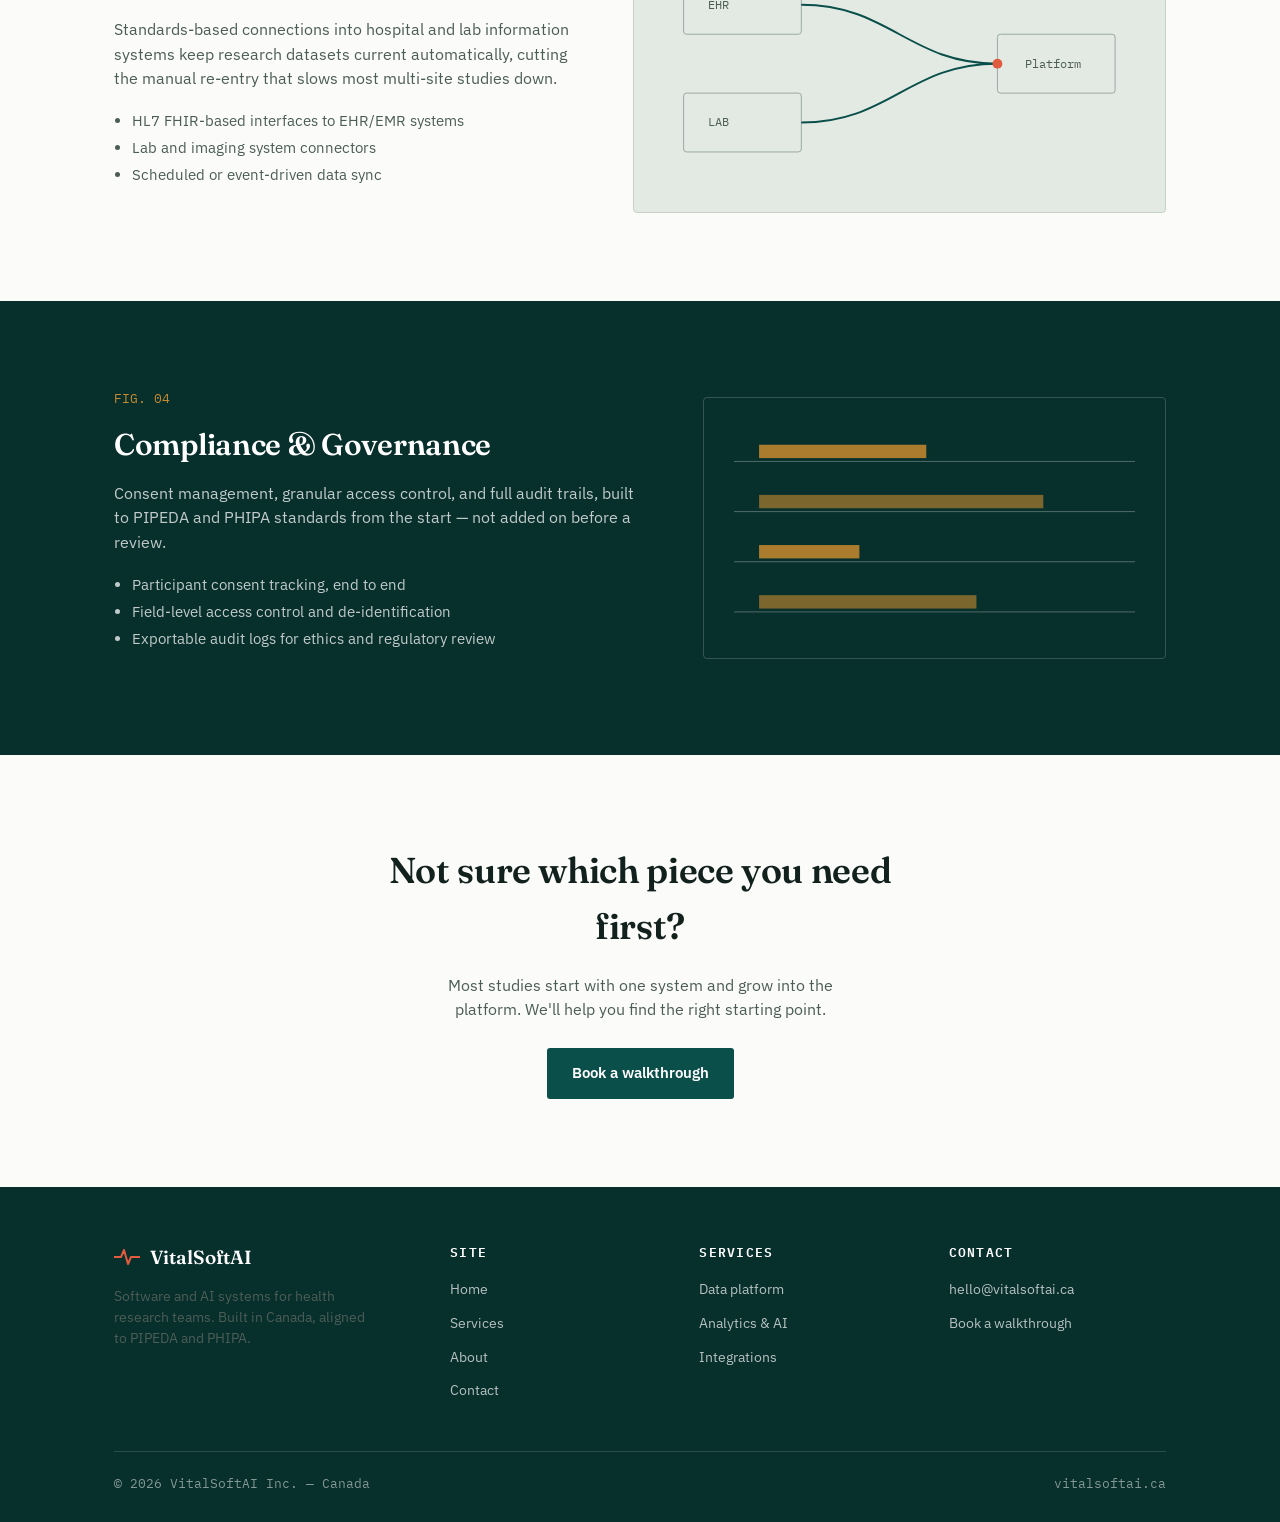
<file: services.html>
<!DOCTYPE html>
<html lang="en">
<head>
<meta charset="UTF-8">
<meta name="viewport" content="width=device-width, initial-scale=1.0">
<title>Services — VitalSoftAI</title>
<meta name="description" content="Clinical data platforms, research analytics and AI, systems integration, and compliance tooling for health research teams.">
<link rel="preconnect" href="https://fonts.googleapis.com">
<link href="https://fonts.googleapis.com/css2?family=Fraunces:opsz,wght@9..144,400;9..144,500;9..144,600;9..144,700&family=IBM+Plex+Sans:wght@400;500;600;700&family=IBM+Plex+Mono:wght@400;500;600&display=swap" rel="stylesheet">
<link rel="stylesheet" href="style.css">
</head>
<body>

<nav class="site-nav">
  <div class="wrap">
    <a href="index.html" class="brand">
      <svg class="pulse-mark" viewBox="0 0 26 16"><path d="M0 8 H7 L10 1 L14 15 L17 8 H26"/></svg>
      VitalSoft<span style="color:var(--coral)">AI</span>
    </a>
    <ul class="nav-links">
      <li><a href="index.html">Home</a></li>
      <li><a href="services.html" class="active">Services</a></li>
      <li><a href="about.html">About</a></li>
      <li><a href="contact.html">Contact</a></li>
      <li><a href="contact.html" class="nav-cta">Talk to us</a></li>
    </ul>
    <button class="nav-toggle" aria-label="Toggle menu"><span></span><span></span><span></span></button>
  </div>
</nav>

<header>
  <div class="wrap" style="padding-top:60px;">
    <p class="eyebrow">Services</p>
    <h1 style="font-size:clamp(34px,5vw,54px); max-width:18ch; line-height:1.08;">
      Every stage of the research data lifecycle, covered.
    </h1>
    <p style="font-size:17.5px; max-width:56ch; margin-top:18px;">
      We build with your research and IT teams rather than handing over a black box —
      each service below can stand alone or connect into a single platform.
    </p>
  </div>
  <svg class="trace" viewBox="0 0 1180 64" preserveAspectRatio="none" aria-hidden="true">
    <path d="M0 32 H340 L356 12 L372 52 L388 32 H1180" />
    <path class="draw" d="M0 32 H340 L356 12 L372 52 L388 32 H1180" />
  </svg>
</header>

<!-- SERVICE 01 -->
<section class="panel-bg">
  <div class="wrap" style="display:grid; grid-template-columns:1fr 1.15fr; gap:56px; align-items:center;">
    <div>
      <div style="font-family:var(--f-mono); font-size:12.5px; color:var(--coral-deep); margin-bottom:14px;">FIG. 01</div>
      <h2 style="font-size:30px;">Clinical Data Platform</h2>
      <p>A single system for capturing, validating, and versioning study data across
      sites — replacing spreadsheet hand-offs with one auditable pipeline from
      case-report form to analysis-ready dataset.</p>
      <ul style="padding-left:18px; color:var(--ink-soft); font-size:15px; line-height:1.8;">
        <li>Multi-site data capture with real-time validation rules</li>
        <li>Full data lineage and version history for audits</li>
        <li>Role-based access down to the field level</li>
      </ul>
    </div>
    <div style="background:var(--paper-alt); border:1px solid var(--line); border-radius:4px; padding:30px;">
      <svg viewBox="0 0 480 240" style="width:100%;">
        <rect x="0" y="0" width="480" height="240" fill="none"/>
        <g stroke="var(--line-dark)" stroke-width="1" opacity="0.35">
          <line x1="0" y1="60" x2="480" y2="60"/>
          <line x1="0" y1="120" x2="480" y2="120"/>
          <line x1="0" y1="180" x2="480" y2="180"/>
        </g>
        <path d="M0 150 H120 L138 60 L160 210 L182 150 H300 L318 100 L340 170 L362 150 H480"
              fill="none" stroke="var(--teal)" stroke-width="2.5"/>
        <circle cx="138" cy="60" r="4" fill="var(--coral)"/>
        <circle cx="318" cy="100" r="4" fill="var(--coral)"/>
      </svg>
    </div>
  </div>
</section>

<!-- SERVICE 02 -->
<section class="alt-bg">
  <div class="wrap" style="display:grid; grid-template-columns:1.15fr 1fr; gap:56px; align-items:center;">
    <div style="background:var(--panel); border:1px solid var(--line); border-radius:4px; padding:30px; order:2;">
      <svg viewBox="0 0 480 240" style="width:100%;">
        <g fill="var(--teal)" opacity="0.85">
          <rect x="30" y="150" width="26" height="60"/>
          <rect x="70" y="110" width="26" height="100"/>
          <rect x="110" y="70" width="26" height="140"/>
          <rect x="150" y="130" width="26" height="80"/>
        </g>
        <path d="M40 60 L120 100 L200 40 L280 90 L360 30 L440 70"
              fill="none" stroke="var(--coral)" stroke-width="2.5" stroke-dasharray="6 5"/>
        <circle cx="440" cy="70" r="5" fill="var(--coral)"/>
      </svg>
    </div>
    <div style="order:1;">
      <div style="font-family:var(--f-mono); font-size:12.5px; color:var(--coral-deep); margin-bottom:14px;">FIG. 02</div>
      <h2 style="font-size:30px;">Research Analytics &amp; AI</h2>
      <p>Models trained on your data and protocols — not a generic layer bolted on
      top — for cohort discovery, outcome prediction, and literature review at a
      pace that keeps up with your study timelines.</p>
      <ul style="padding-left:18px; color:var(--ink-soft); font-size:15px; line-height:1.8;">
        <li>Cohort discovery and stratification tooling</li>
        <li>Predictive models reviewed alongside your biostatisticians</li>
        <li>AI-assisted literature synthesis with source traceability</li>
      </ul>
    </div>
  </div>
</section>

<!-- SERVICE 03 -->
<section class="panel-bg">
  <div class="wrap" style="display:grid; grid-template-columns:1fr 1.15fr; gap:56px; align-items:center;">
    <div>
      <div style="font-family:var(--f-mono); font-size:12.5px; color:var(--coral-deep); margin-bottom:14px;">FIG. 03</div>
      <h2 style="font-size:30px;">EHR &amp; Systems Integration</h2>
      <p>Standards-based connections into hospital and lab information systems keep
      research datasets current automatically, cutting the manual re-entry that
      slows most multi-site studies down.</p>
      <ul style="padding-left:18px; color:var(--ink-soft); font-size:15px; line-height:1.8;">
        <li>HL7 FHIR-based interfaces to EHR/EMR systems</li>
        <li>Lab and imaging system connectors</li>
        <li>Scheduled or event-driven data sync</li>
      </ul>
    </div>
    <div style="background:var(--paper-alt); border:1px solid var(--line); border-radius:4px; padding:30px;">
      <svg viewBox="0 0 480 240" style="width:100%;">
        <g fill="none" stroke="var(--line-dark)" stroke-width="1" opacity="0.4">
          <rect x="20" y="30" width="120" height="60" rx="3"/>
          <rect x="20" y="150" width="120" height="60" rx="3"/>
          <rect x="340" y="90" width="120" height="60" rx="3"/>
        </g>
        <path d="M140 60 C 230 60, 250 120, 340 120" fill="none" stroke="var(--teal)" stroke-width="2"/>
        <path d="M140 180 C 230 180, 250 120, 340 120" fill="none" stroke="var(--teal)" stroke-width="2"/>
        <circle cx="340" cy="120" r="5" fill="var(--coral)"/>
        <text x="45" y="64" font-family="IBM Plex Mono" font-size="12" fill="var(--ink-soft)">EHR</text>
        <text x="45" y="184" font-family="IBM Plex Mono" font-size="12" fill="var(--ink-soft)">LAB</text>
        <text x="368" y="124" font-family="IBM Plex Mono" font-size="12" fill="var(--ink-soft)">Platform</text>
      </svg>
    </div>
  </div>
</section>

<!-- SERVICE 04 -->
<section class="dark">
  <div class="wrap" style="display:grid; grid-template-columns:1.15fr 1fr; gap:56px; align-items:center;">
    <div style="border:1px solid rgba(255,255,255,0.18); border-radius:4px; padding:30px; order:2;">
      <svg viewBox="0 0 480 240" style="width:100%;">
        <g stroke="rgba(255,255,255,0.35)" stroke-width="1">
          <line x1="0" y1="40" x2="480" y2="40"/>
          <line x1="0" y1="100" x2="480" y2="100"/>
          <line x1="0" y1="160" x2="480" y2="160"/>
          <line x1="0" y1="220" x2="480" y2="220"/>
        </g>
        <rect x="30" y="20" width="200" height="16" fill="var(--gold)" opacity="0.85"/>
        <rect x="30" y="80" width="340" height="16" fill="var(--gold)" opacity="0.6"/>
        <rect x="30" y="140" width="120" height="16" fill="var(--gold)" opacity="0.85"/>
        <rect x="30" y="200" width="260" height="16" fill="var(--gold)" opacity="0.6"/>
      </svg>
    </div>
    <div style="order:1;">
      <div style="font-family:var(--f-mono); font-size:12.5px; color:var(--gold); margin-bottom:14px;">FIG. 04</div>
      <h2 style="font-size:30px;">Compliance &amp; Governance</h2>
      <p style="color:rgba(255,255,255,0.75);">Consent management, granular access control, and full audit trails, built to
      PIPEDA and PHIPA standards from the start — not added on before a review.</p>
      <ul style="padding-left:18px; color:rgba(255,255,255,0.75); font-size:15px; line-height:1.8;">
        <li>Participant consent tracking, end to end</li>
        <li>Field-level access control and de-identification</li>
        <li>Exportable audit logs for ethics and regulatory review</li>
      </ul>
    </div>
  </div>
</section>

<section class="panel-bg" style="text-align:center;">
  <div class="wrap">
    <h2 style="font-size:clamp(24px,3.4vw,36px); max-width:24ch; margin:0 auto 18px;">
      Not sure which piece you need first?
    </h2>
    <p style="max-width:44ch; margin:0 auto 26px;">
      Most studies start with one system and grow into the platform. We'll help
      you find the right starting point.
    </p>
    <a href="contact.html" class="btn btn-primary">Book a walkthrough</a>
  </div>
</section>

<footer>
  <div class="wrap">
    <div class="foot-grid">
      <div>
        <a href="index.html" class="brand" style="margin-bottom:14px; display:flex;">
          <svg class="pulse-mark" viewBox="0 0 26 16"><path d="M0 8 H7 L10 1 L14 15 L17 8 H26" stroke="rgba(255,255,255,0.75)"/></svg>
          VitalSoftAI
        </a>
        <p style="font-size:13.5px; max-width:32ch;">Software and AI systems for health research teams. Built in Canada, aligned to PIPEDA and PHIPA.</p>
      </div>
      <div>
        <h4>Site</h4>
        <ul>
          <li><a href="index.html">Home</a></li>
          <li><a href="services.html">Services</a></li>
          <li><a href="about.html">About</a></li>
          <li><a href="contact.html">Contact</a></li>
        </ul>
      </div>
      <div>
        <h4>Services</h4>
        <ul>
          <li><a href="services.html">Data platform</a></li>
          <li><a href="services.html">Analytics &amp; AI</a></li>
          <li><a href="services.html">Integrations</a></li>
        </ul>
      </div>
      <div>
        <h4>Contact</h4>
        <ul>
          <li><a href="mailto:hello@vitalsoftai.ca">hello@vitalsoftai.ca</a></li>
          <li><a href="contact.html">Book a walkthrough</a></li>
        </ul>
      </div>
    </div>
    <div class="foot-bottom">
      <span>© 2026 VitalSoftAI Inc. — Canada</span>
      <span>vitalsoftai.ca</span>
    </div>
  </div>
</footer>

<script src="main.js"></script>
</body>
</html>
</file>
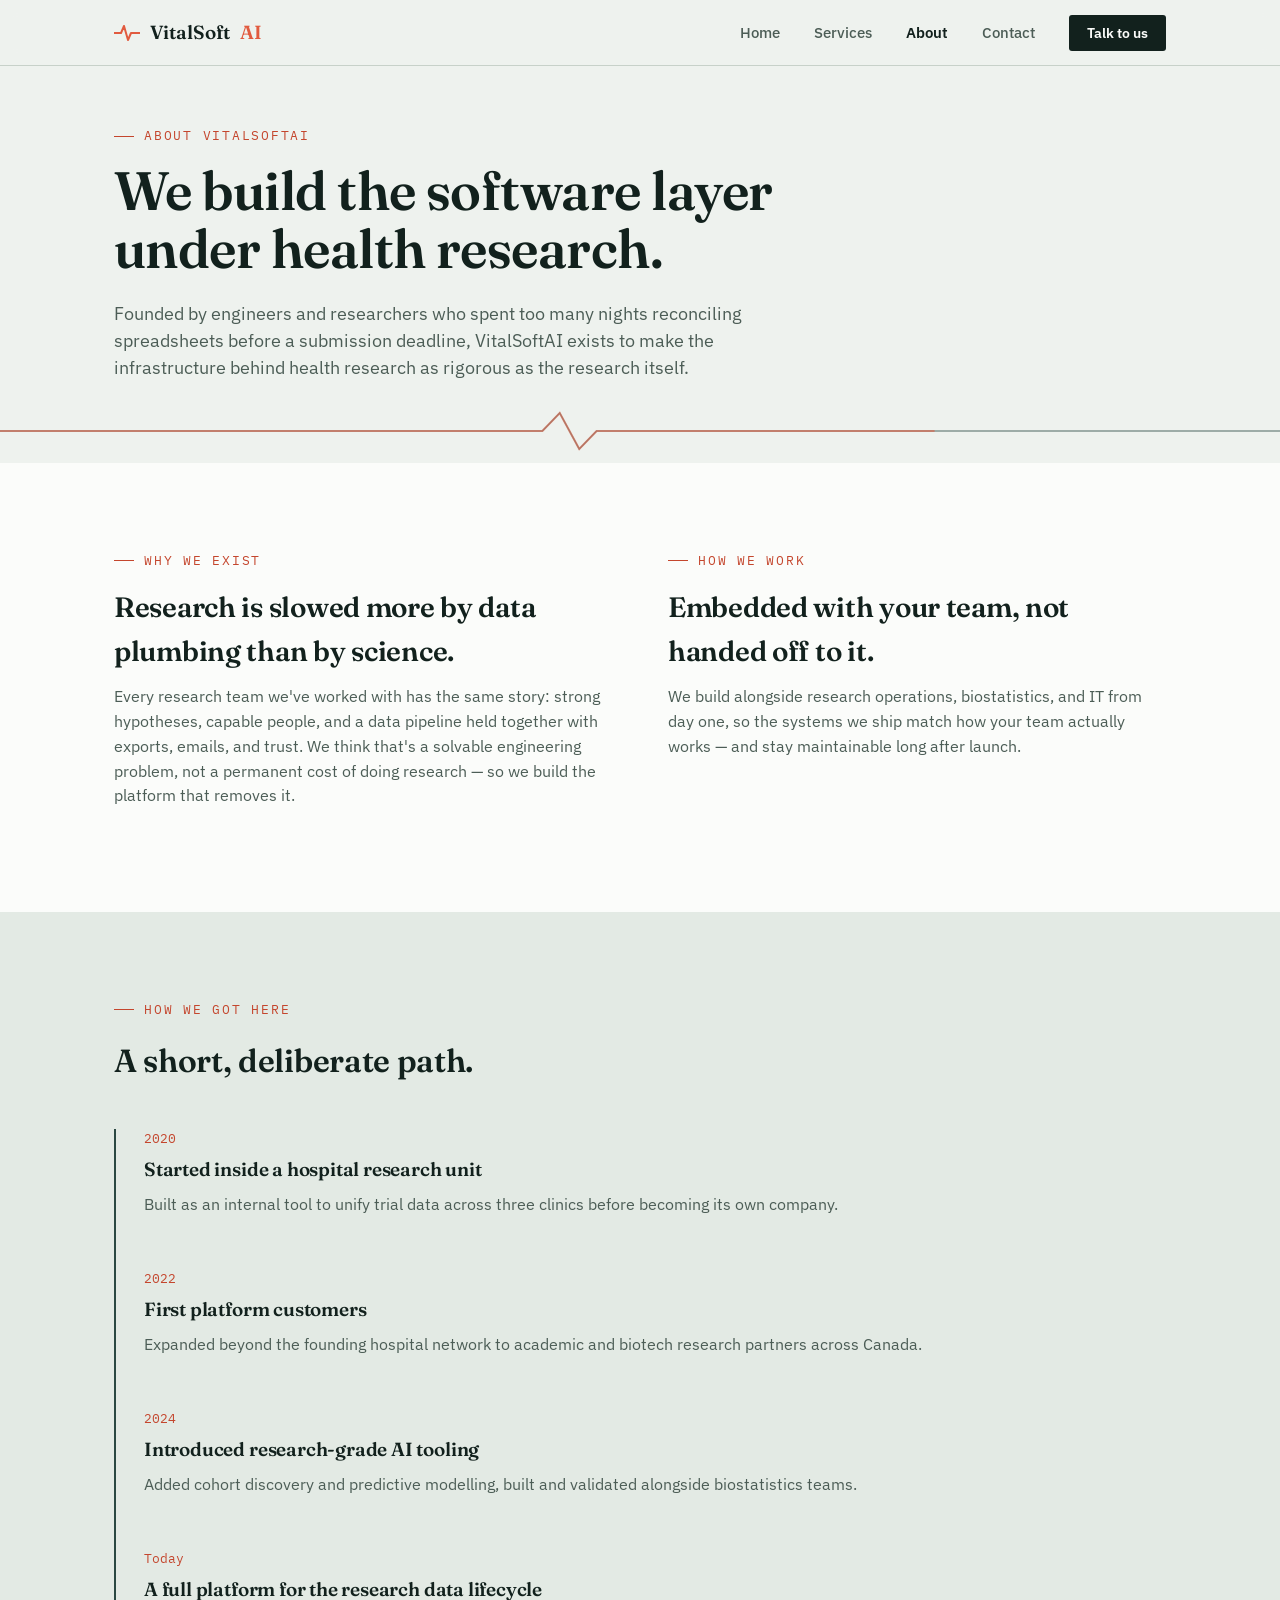
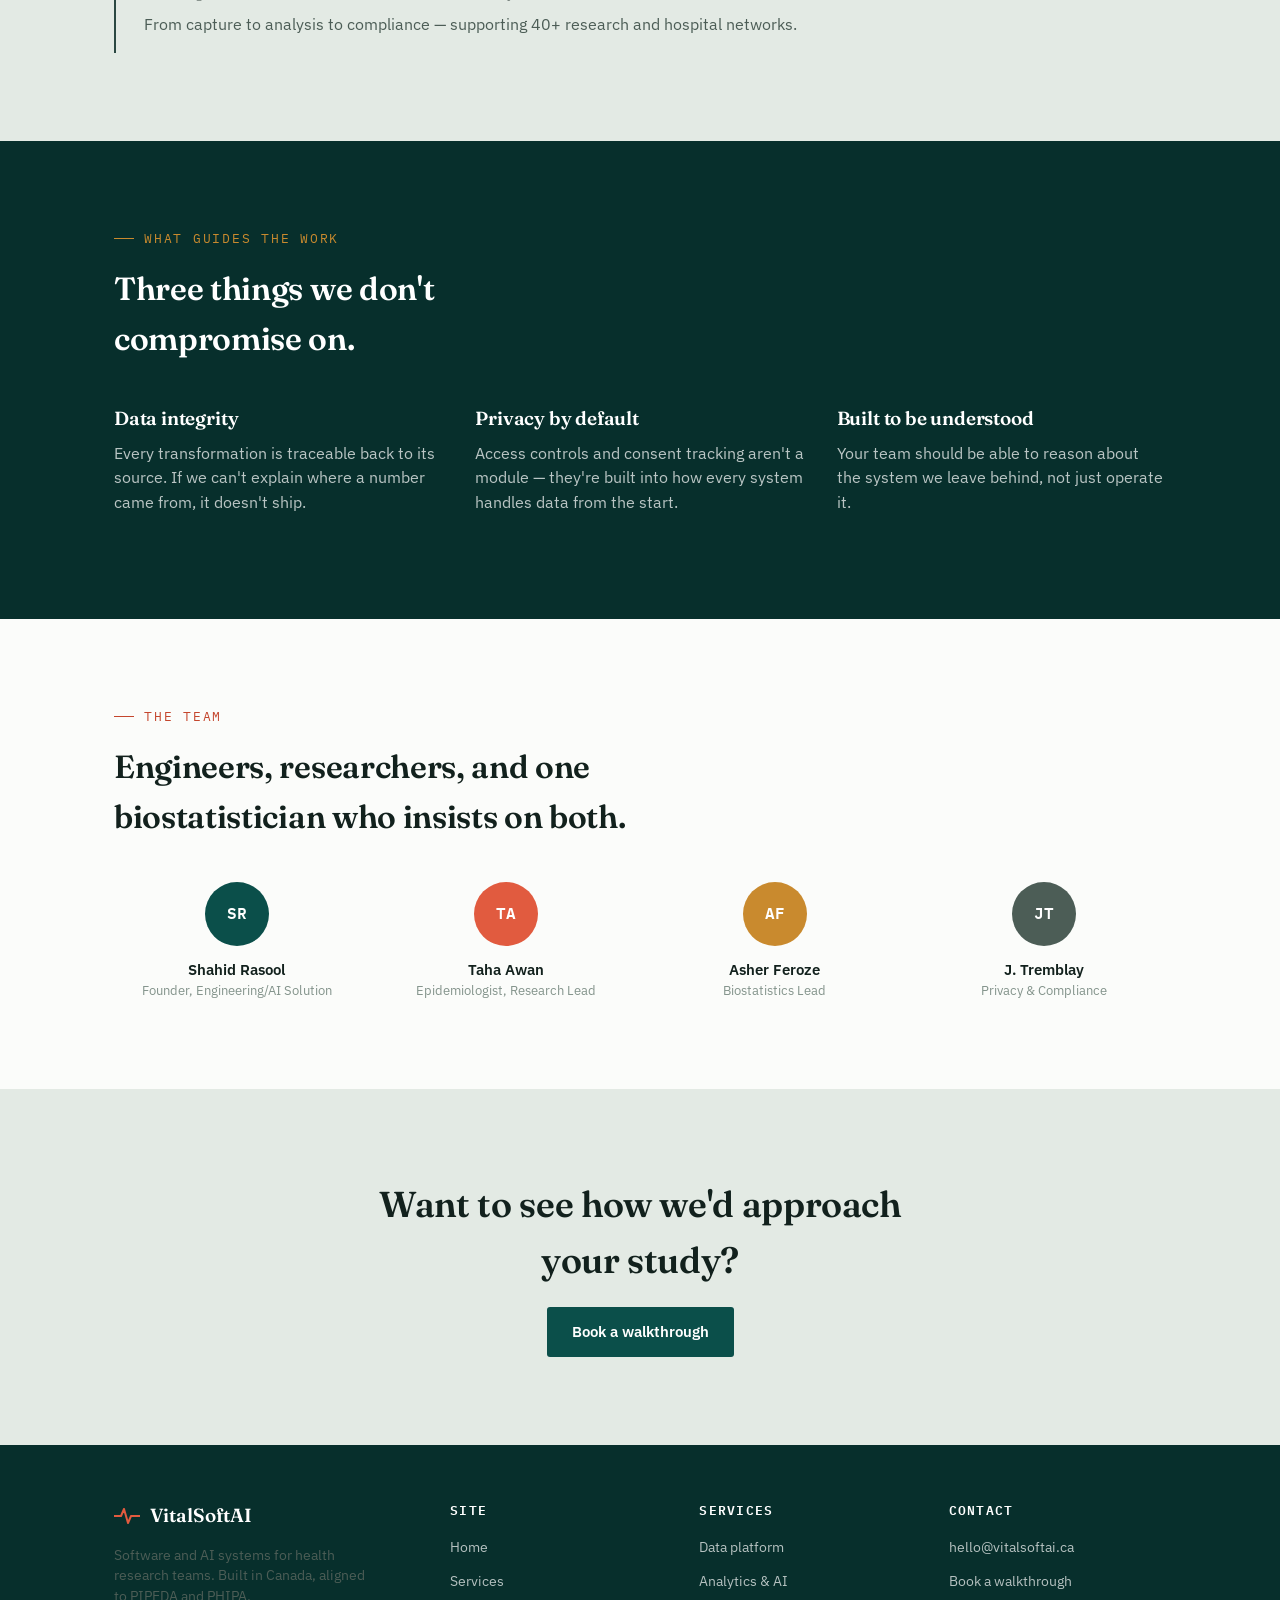
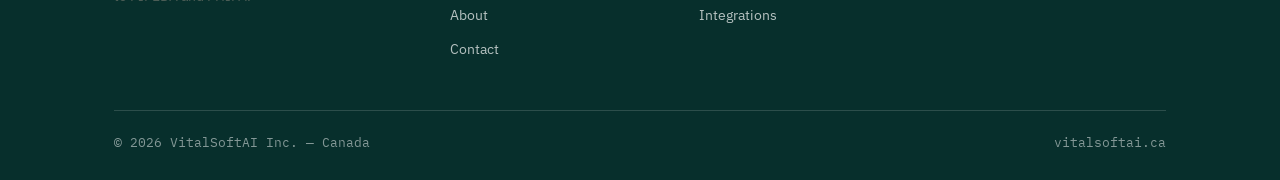
<file: public/about.html>
<!DOCTYPE html>
<html lang="en">
<head>
<meta charset="UTF-8">
<meta name="viewport" content="width=device-width, initial-scale=1.0">
<title>About — VitalSoftAI</title>
<meta name="description" content="VitalSoftAI is a Canadian software company building data and AI systems for health research teams.">
<link rel="preconnect" href="https://fonts.googleapis.com">
<link href="https://fonts.googleapis.com/css2?family=Fraunces:opsz,wght@9..144,400;9..144,500;9..144,600;9..144,700&family=IBM+Plex+Sans:wght@400;500;600;700&family=IBM+Plex+Mono:wght@400;500;600&display=swap" rel="stylesheet">
<link rel="stylesheet" href="style.css">
</head>
<body>

<nav class="site-nav">
  <div class="wrap">
    <a href="index.html" class="brand">
      <svg class="pulse-mark" viewBox="0 0 26 16"><path d="M0 8 H7 L10 1 L14 15 L17 8 H26"/></svg>
      VitalSoft<span style="color:var(--coral)">AI</span>
    </a>
    <ul class="nav-links">
      <li><a href="index.html">Home</a></li>
      <li><a href="services.html">Services</a></li>
      <li><a href="about.html" class="active">About</a></li>
      <li><a href="contact.html">Contact</a></li>
      <li><a href="contact.html" class="nav-cta">Talk to us</a></li>
    </ul>
    <button class="nav-toggle" aria-label="Toggle menu"><span></span><span></span><span></span></button>
  </div>
</nav>

<header>
  <div class="wrap" style="padding-top:60px;">
    <p class="eyebrow">About VitalSoftAI</p>
    <h1 style="font-size:clamp(34px,5vw,54px); max-width:20ch; line-height:1.08;">
      We build the software layer under health research.
    </h1>
    <p style="font-size:17.5px; max-width:58ch; margin-top:18px;">
      Founded by engineers and researchers who spent too many nights reconciling
      spreadsheets before a submission deadline, VitalSoftAI exists to make the
      infrastructure behind health research as rigorous as the research itself.
    </p>
  </div>
  <svg class="trace" viewBox="0 0 1180 64" preserveAspectRatio="none" aria-hidden="true">
    <path d="M0 32 H500 L516 14 L534 50 L550 32 H1180" />
    <path class="draw" d="M0 32 H500 L516 14 L534 50 L550 32 H1180" />
  </svg>
</header>

<!-- MISSION -->
<section class="panel-bg">
  <div class="wrap" style="display:grid; grid-template-columns:1fr 1fr; gap:56px;">
    <div>
      <p class="eyebrow">Why we exist</p>
      <h2 style="font-size:28px;">Research is slowed more by data plumbing than by science.</h2>
      <p>Every research team we've worked with has the same story: strong hypotheses,
      capable people, and a data pipeline held together with exports, emails, and
      trust. We think that's a solvable engineering problem, not a permanent cost
      of doing research — so we build the platform that removes it.</p>
    </div>
    <div>
      <p class="eyebrow">How we work</p>
      <h2 style="font-size:28px;">Embedded with your team, not handed off to it.</h2>
      <p>We build alongside research operations, biostatistics, and IT from day one,
      so the systems we ship match how your team actually works — and stay
      maintainable long after launch.</p>
    </div>
  </div>
</section>

<!-- TIMELINE -->
<section class="alt-bg">
  <div class="wrap">
    <p class="eyebrow">How we got here</p>
    <h2 style="font-size:clamp(24px,3vw,32px); max-width:26ch;">A short, deliberate path.</h2>

    <div style="margin-top:44px; border-left:2px solid var(--line-dark); padding-left:28px; display:flex; flex-direction:column; gap:36px;">
      <div class="reveal">
        <div style="font-family:var(--f-mono); font-size:13px; color:var(--coral-deep);">2020</div>
        <h3 style="font-size:19px; margin-top:6px;">Started inside a hospital research unit</h3>
        <p>Built as an internal tool to unify trial data across three clinics before
        becoming its own company.</p>
      </div>
      <div class="reveal">
        <div style="font-family:var(--f-mono); font-size:13px; color:var(--coral-deep);">2022</div>
        <h3 style="font-size:19px; margin-top:6px;">First platform customers</h3>
        <p>Expanded beyond the founding hospital network to academic and
        biotech research partners across Canada.</p>
      </div>
      <div class="reveal">
        <div style="font-family:var(--f-mono); font-size:13px; color:var(--coral-deep);">2024</div>
        <h3 style="font-size:19px; margin-top:6px;">Introduced research-grade AI tooling</h3>
        <p>Added cohort discovery and predictive modelling, built and validated
        alongside biostatistics teams.</p>
      </div>
      <div class="reveal">
        <div style="font-family:var(--f-mono); font-size:13px; color:var(--coral-deep);">Today</div>
        <h3 style="font-size:19px; margin-top:6px;">A full platform for the research data lifecycle</h3>
        <p>From capture to analysis to compliance — supporting 40+ research and
        hospital networks.</p>
      </div>
    </div>
  </div>
</section>

<!-- VALUES -->
<section class="dark">
  <div class="wrap">
    <p class="eyebrow">What guides the work</p>
    <h2 style="font-size:clamp(24px,3vw,32px); max-width:24ch;">Three things we don't compromise on.</h2>
    <div style="display:grid; grid-template-columns:repeat(3,1fr); gap:32px; margin-top:40px;">
      <div>
        <h3 style="font-size:19px; color:#fff;">Data integrity</h3>
        <p>Every transformation is traceable back to its source. If we can't explain
        where a number came from, it doesn't ship.</p>
      </div>
      <div>
        <h3 style="font-size:19px; color:#fff;">Privacy by default</h3>
        <p>Access controls and consent tracking aren't a module — they're built into
        how every system handles data from the start.</p>
      </div>
      <div>
        <h3 style="font-size:19px; color:#fff;">Built to be understood</h3>
        <p>Your team should be able to reason about the system we leave behind,
        not just operate it.</p>
      </div>
    </div>
  </div>
</section>

<!-- TEAM -->
<section class="panel-bg">
  <div class="wrap">
    <p class="eyebrow">The team</p>
    <h2 style="font-size:clamp(24px,3vw,32px); max-width:26ch;">Engineers, researchers, and one biostatistician who insists on both.</h2>
    <div style="display:grid; grid-template-columns:repeat(4,1fr); gap:24px; margin-top:40px;">
      <div class="reveal" style="text-align:center;">
        <div style="width:64px; height:64px; border-radius:50%; background:var(--teal); color:#fff; display:flex; align-items:center; justify-content:center; font-family:var(--f-mono); font-weight:600; margin:0 auto 12px;">SR</div>
        <div style="font-weight:600; font-size:15px;">Shahid Rasool</div>
        <div style="font-size:13px; color:var(--ink-faint);">Founder, Engineering/AI Solution</div>
      </div>
      <div class="reveal" style="text-align:center;">
        <div style="width:64px; height:64px; border-radius:50%; background:var(--coral); color:#fff; display:flex; align-items:center; justify-content:center; font-family:var(--f-mono); font-weight:600; margin:0 auto 12px;">TA</div>
        <div style="font-weight:600; font-size:15px;">Taha Awan</div>
        <div style="font-size:13px; color:var(--ink-faint);">Epidemiologist, Research Lead</div>
      </div>
      <div class="reveal" style="text-align:center;">
        <div style="width:64px; height:64px; border-radius:50%; background:var(--gold); color:#fff; display:flex; align-items:center; justify-content:center; font-family:var(--f-mono); font-weight:600; margin:0 auto 12px;">AF</div>
        <div style="font-weight:600; font-size:15px;">Asher Feroze</div>
        <div style="font-size:13px; color:var(--ink-faint);">Biostatistics Lead</div>
      </div>
      <div class="reveal" style="text-align:center;">
        <div style="width:64px; height:64px; border-radius:50%; background:var(--ink-soft); color:#fff; display:flex; align-items:center; justify-content:center; font-family:var(--f-mono); font-weight:600; margin:0 auto 12px;">JT</div>
        <div style="font-weight:600; font-size:15px;">J. Tremblay</div>
        <div style="font-size:13px; color:var(--ink-faint);">Privacy &amp; Compliance</div>
      </div>
    </div>
  </div>
</section>

<section class="alt-bg" style="text-align:center;">
  <div class="wrap">
    <h2 style="font-size:clamp(24px,3.4vw,36px); max-width:24ch; margin:0 auto 18px;">
      Want to see how we'd approach your study?
    </h2>
    <a href="contact.html" class="btn btn-primary">Book a walkthrough</a>
  </div>
</section>

<footer>
  <div class="wrap">
    <div class="foot-grid">
      <div>
        <a href="index.html" class="brand" style="margin-bottom:14px; display:flex;">
          <svg class="pulse-mark" viewBox="0 0 26 16"><path d="M0 8 H7 L10 1 L14 15 L17 8 H26" stroke="rgba(255,255,255,0.75)"/></svg>
          VitalSoftAI
        </a>
        <p style="font-size:13.5px; max-width:32ch;">Software and AI systems for health research teams. Built in Canada, aligned to PIPEDA and PHIPA.</p>
      </div>
      <div>
        <h4>Site</h4>
        <ul>
          <li><a href="index.html">Home</a></li>
          <li><a href="services.html">Services</a></li>
          <li><a href="about.html">About</a></li>
          <li><a href="contact.html">Contact</a></li>
        </ul>
      </div>
      <div>
        <h4>Services</h4>
        <ul>
          <li><a href="services.html">Data platform</a></li>
          <li><a href="services.html">Analytics &amp; AI</a></li>
          <li><a href="services.html">Integrations</a></li>
        </ul>
      </div>
      <div>
        <h4>Contact</h4>
        <ul>
          <li><a href="mailto:hello@vitalsoftai.ca">hello@vitalsoftai.ca</a></li>
          <li><a href="contact.html">Book a walkthrough</a></li>
        </ul>
      </div>
    </div>
    <div class="foot-bottom">
      <span>© 2026 VitalSoftAI Inc. — Canada</span>
      <span>vitalsoftai.ca</span>
    </div>
  </div>
</footer>

<script src="main.js"></script>
</body>
</html>
</file>
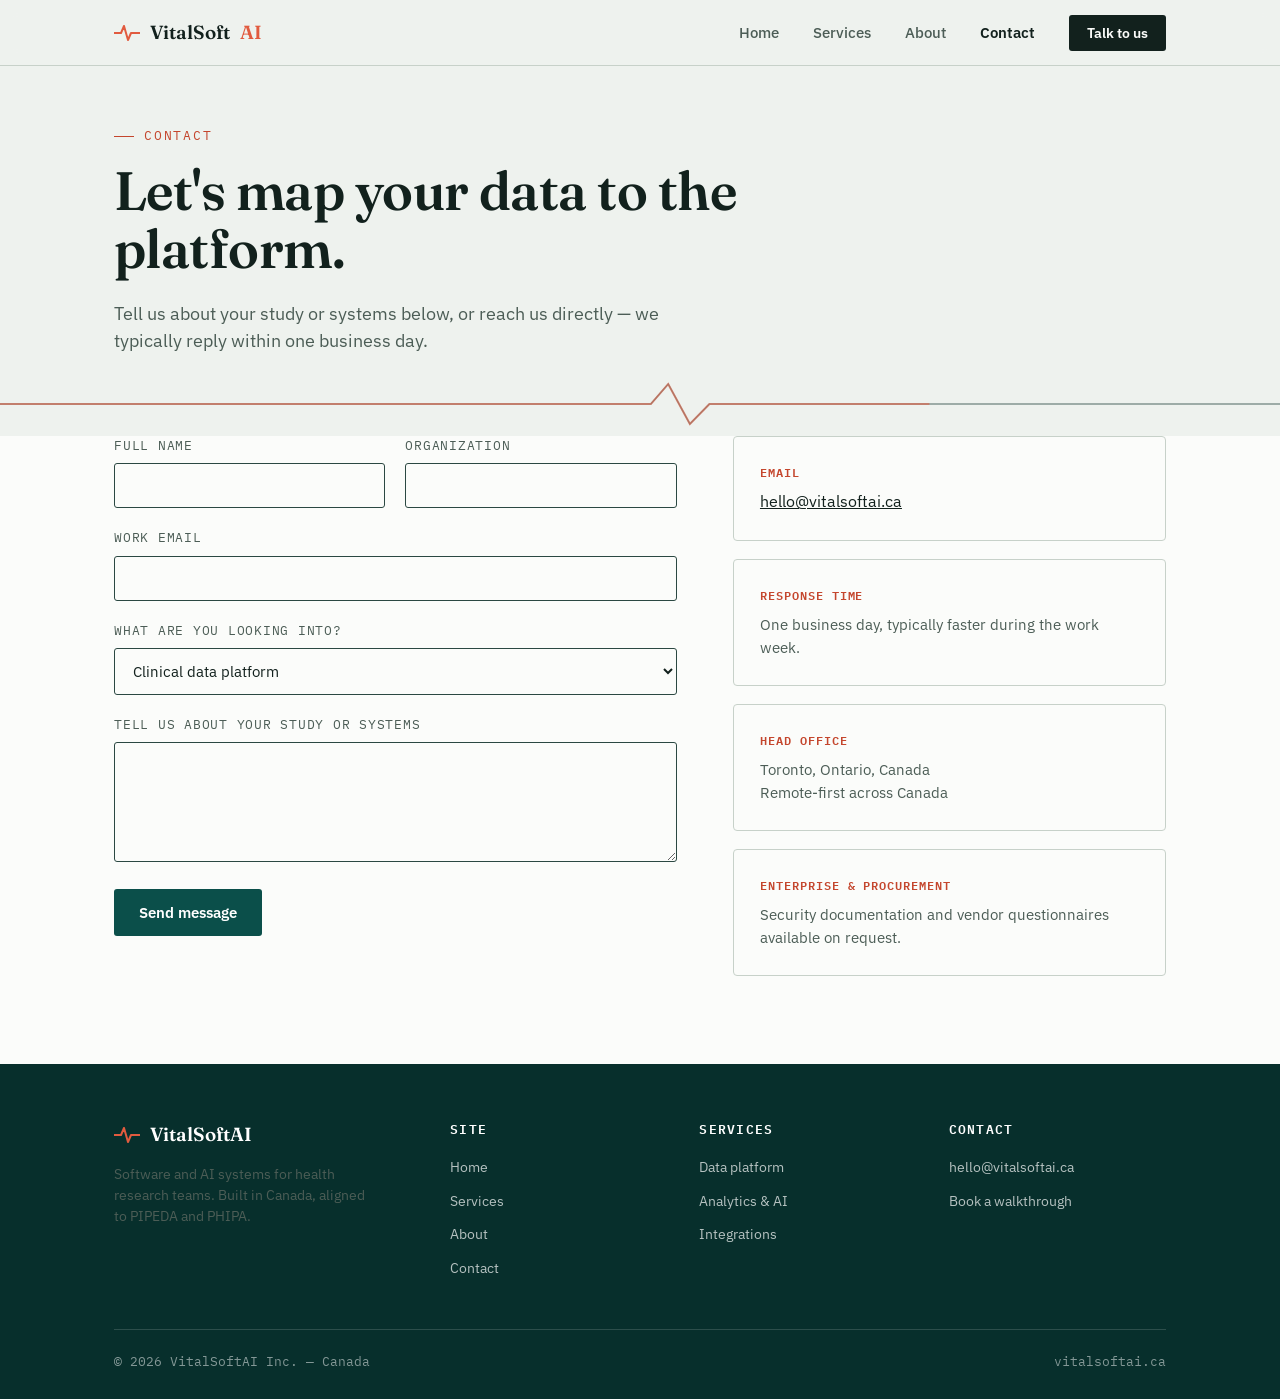
<file: public/contact.html>
<!DOCTYPE html>
<html lang="en">
<head>
<meta charset="UTF-8">
<meta name="viewport" content="width=device-width, initial-scale=1.0">
<title>Contact — VitalSoftAI</title>
<meta name="description" content="Book a walkthrough with VitalSoftAI or reach the team directly.">
<link rel="preconnect" href="https://fonts.googleapis.com">
<link href="https://fonts.googleapis.com/css2?family=Fraunces:opsz,wght@9..144,400;9..144,500;9..144,600;9..144,700&family=IBM+Plex+Sans:wght@400;500;600;700&family=IBM+Plex+Mono:wght@400;500;600&display=swap" rel="stylesheet">
<link rel="stylesheet" href="style.css">
<style>
  .form-field{ margin-bottom:20px; }
  .form-field label{
    display:block; font-family:var(--f-mono); font-size:12.5px;
    letter-spacing:0.06em; text-transform:uppercase; color:var(--ink-soft);
    margin-bottom:8px;
  }
  .form-field input, .form-field textarea, .form-field select{
    width:100%; font-family:var(--f-body); font-size:15px; color:var(--ink);
    background:var(--panel); border:1px solid var(--line-dark); border-radius:3px;
    padding:12px 14px; resize:vertical;
  }
  .form-field textarea{ min-height:120px; }
  #form-status{
    display:none; margin-top:16px; padding:12px 16px; border-radius:3px;
    background:rgba(11,79,74,0.1); color:var(--teal-deep); font-size:14px;
  }
  #form-status.visible{ display:block; }
  .contact-card{
    background:var(--panel); border:1px solid var(--line); border-radius:4px;
    padding:26px; margin-bottom:18px;
  }
  .contact-card h4{
    font-family:var(--f-mono); font-size:12px; letter-spacing:0.08em; text-transform:uppercase;
    color:var(--coral-deep); margin-bottom:8px; font-weight:600;
  }
</style>
</head>
<body>

<nav class="site-nav">
  <div class="wrap">
    <a href="index.html" class="brand">
      <svg class="pulse-mark" viewBox="0 0 26 16"><path d="M0 8 H7 L10 1 L14 15 L17 8 H26"/></svg>
      VitalSoft<span style="color:var(--coral)">AI</span>
    </a>
    <ul class="nav-links">
      <li><a href="index.html">Home</a></li>
      <li><a href="services.html">Services</a></li>
      <li><a href="about.html">About</a></li>
      <li><a href="contact.html" class="active">Contact</a></li>
      <li><a href="contact.html" class="nav-cta">Talk to us</a></li>
    </ul>
    <button class="nav-toggle" aria-label="Toggle menu"><span></span><span></span><span></span></button>
  </div>
</nav>

<header>
  <div class="wrap" style="padding-top:60px;">
    <p class="eyebrow">Contact</p>
    <h1 style="font-size:clamp(34px,5vw,54px); max-width:18ch; line-height:1.08;">
      Let's map your data to the platform.
    </h1>
    <p style="font-size:17.5px; max-width:52ch; margin-top:18px;">
      Tell us about your study or systems below, or reach us directly — we
      typically reply within one business day.
    </p>
  </div>
  <svg class="trace" viewBox="0 0 1180 64" preserveAspectRatio="none" aria-hidden="true">
    <path d="M0 32 H600 L616 12 L636 52 L654 32 H1180" />
    <path class="draw" d="M0 32 H600 L616 12 L636 52 L654 32 H1180" />
  </svg>
</header>

<section class="panel-bg" style="padding-top:0;">
  <div class="wrap" style="display:grid; grid-template-columns:1.3fr 1fr; gap:56px;">

    <form id="contact-form">
      <div style="display:grid; grid-template-columns:1fr 1fr; gap:20px;">
        <div class="form-field">
          <label for="name">Full name</label>
          <input type="text" id="name" name="name" required>
        </div>
        <div class="form-field">
          <label for="org">Organization</label>
          <input type="text" id="org" name="org" required>
        </div>
      </div>
      <div class="form-field">
        <label for="email">Work email</label>
        <input type="email" id="email" name="email" required>
      </div>
      <div class="form-field">
        <label for="interest">What are you looking into?</label>
        <select id="interest" name="interest">
          <option>Clinical data platform</option>
          <option>Research analytics &amp; AI</option>
          <option>EHR / systems integration</option>
          <option>Compliance &amp; governance</option>
          <option>Not sure yet</option>
        </select>
      </div>
      <div class="form-field">
        <label for="message">Tell us about your study or systems</label>
        <textarea id="message" name="message" required></textarea>
      </div>
      <button type="submit" class="btn btn-primary">Send message</button>
      <div id="form-status" role="status"></div>
    </form>

    <div>
      <div class="contact-card">
        <h4>Email</h4>
        <a href="mailto:hello@vitalsoftai.ca" style="font-size:16px;">hello@vitalsoftai.ca</a>
      </div>
      <div class="contact-card">
        <h4>Response time</h4>
        <p style="margin:0; font-size:15px;">One business day, typically faster during
        the work week.</p>
      </div>
      <div class="contact-card">
        <h4>Head office</h4>
        <p style="margin:0; font-size:15px;">Toronto, Ontario, Canada<br>Remote-first across Canada</p>
      </div>
      <div class="contact-card" style="margin-bottom:0;">
        <h4>Enterprise &amp; procurement</h4>
        <p style="margin:0; font-size:15px;">Security documentation and vendor
        questionnaires available on request.</p>
      </div>
    </div>

  </div>
</section>

<footer>
  <div class="wrap">
    <div class="foot-grid">
      <div>
        <a href="index.html" class="brand" style="margin-bottom:14px; display:flex;">
          <svg class="pulse-mark" viewBox="0 0 26 16"><path d="M0 8 H7 L10 1 L14 15 L17 8 H26" stroke="rgba(255,255,255,0.75)"/></svg>
          VitalSoftAI
        </a>
        <p style="font-size:13.5px; max-width:32ch;">Software and AI systems for health research teams. Built in Canada, aligned to PIPEDA and PHIPA.</p>
      </div>
      <div>
        <h4>Site</h4>
        <ul>
          <li><a href="index.html">Home</a></li>
          <li><a href="services.html">Services</a></li>
          <li><a href="about.html">About</a></li>
          <li><a href="contact.html">Contact</a></li>
        </ul>
      </div>
      <div>
        <h4>Services</h4>
        <ul>
          <li><a href="services.html">Data platform</a></li>
          <li><a href="services.html">Analytics &amp; AI</a></li>
          <li><a href="services.html">Integrations</a></li>
        </ul>
      </div>
      <div>
        <h4>Contact</h4>
        <ul>
          <li><a href="mailto:hello@vitalsoftai.ca">hello@vitalsoftai.ca</a></li>
          <li><a href="contact.html">Book a walkthrough</a></li>
        </ul>
      </div>
    </div>
    <div class="foot-bottom">
      <span>© 2026 VitalSoftAI Inc. — Canada</span>
      <span>vitalsoftai.ca</span>
    </div>
  </div>
</footer>
<script>
const form = document.getElementById("contact-form");
const status = document.getElementById("form-status");

form.addEventListener("submit", async (e) => {

    console.log("Contact endpoint hit");


  e.preventDefault();

  const payload = {
    name: document.getElementById("name").value,
    organization: document.getElementById("org").value,
    email: document.getElementById("email").value,
    interest: document.getElementById("interest").value,
    message: document.getElementById("message").value
  };

  try {
    const response = await fetch("/api/contact", {
      method: "POST",
      headers: {
        "Content-Type": "application/json"
      },
      body: JSON.stringify(payload)
    });

    const result = await response.json();

if (!response.ok) {
  throw new Error(result.error || "Unknown error");
}

if (!result.success) {
  throw new Error(result.error || "Unknown error");
}

    if (result.success) {
      form.reset();

      status.classList.add("visible");
      status.innerHTML =
        "Thank you. Your message has been sent successfully.";
    } 

  } catch (err) {
  console.error(err);

  status.classList.add("visible");
  status.textContent = err.message;
}
});
</script>
  
<script src="main.js"></script>
</body>
</html>
</file>
<file: style.css>
/* ======================================================
   VitalSoftAI — Design Tokens
   Concept: the vital-sign waveform as structural signature.
   Health research produces signal — this site reads like one.
   ====================================================== */

:root{
  /* Color */
  --paper:      #EEF2EE;
  --paper-alt:  #E3EAE4;
  --panel:      #FBFCFA;
  --ink:        #12211D;
  --ink-soft:   #4C5D56;
  --ink-faint:  #83938B;
  --teal:       #0B4F4A;
  --teal-deep:  #072F2C;
  --teal-bright:#12746C;
  --coral:      #E15B3F;
  --coral-deep: #C4462D;
  --gold:       #C98A2E;
  --line:       #C7D1C9;
  --line-dark:  #2B4842;

  /* Type */
  --f-display: 'Fraunces', serif;
  --f-body:    'IBM Plex Sans', sans-serif;
  --f-mono:    'IBM Plex Mono', monospace;

  /* Layout */
  --maxw: 1180px;
  --pad: clamp(20px, 5vw, 64px);
}

*{ box-sizing:border-box; }
html{ scroll-behavior:smooth; }

body{
  margin:0;
  background:var(--paper);
  color:var(--ink);
  font-family:var(--f-body);
  font-size:16px;
  line-height:1.55;
  -webkit-font-smoothing:antialiased;
}

img,svg{ display:block; max-width:100%; }
a{ color:inherit; }

h1,h2,h3,h4{
  font-family:var(--f-display);
  color:var(--ink);
  margin:0 0 0.4em;
  font-weight:600;
  letter-spacing:-0.01em;
}

p{ margin:0 0 1em; color:var(--ink-soft); }

.wrap{
  max-width:var(--maxw);
  margin:0 auto;
  padding-left:var(--pad);
  padding-right:var(--pad);
}

.eyebrow{
  font-family:var(--f-mono);
  font-size:12.5px;
  letter-spacing:0.14em;
  text-transform:uppercase;
  color:var(--coral-deep);
  display:flex;
  align-items:center;
  gap:10px;
  margin-bottom:16px;
}
.eyebrow::before{
  content:"";
  width:20px; height:1px;
  background:var(--coral-deep);
  display:inline-block;
}

/* focus visibility */
a:focus-visible, button:focus-visible, input:focus-visible, textarea:focus-visible{
  outline:2px solid var(--teal-bright);
  outline-offset:3px;
}

@media (prefers-reduced-motion: reduce){
  *{ animation-duration:0.001ms !important; animation-iteration-count:1 !important; transition-duration:0.001ms !important; scroll-behavior:auto !important; }
}

/* ---------------- Nav ---------------- */
.site-nav{
  position:sticky; top:0; z-index:50;
  background:rgba(238,242,238,0.88);
  backdrop-filter:blur(8px);
  border-bottom:1px solid var(--line);
}
.site-nav .wrap{
  display:flex; align-items:center; justify-content:space-between;
  padding-top:18px; padding-bottom:18px;
}
.brand{
  display:flex; align-items:center; gap:10px;
  font-family:var(--f-display);
  font-weight:600; font-size:19px;
  text-decoration:none; color:var(--ink);
}
.brand .pulse-mark{ width:26px; height:16px; }
.brand .pulse-mark path{
  fill:none; stroke:var(--coral); stroke-width:2;
  stroke-linecap:round; stroke-linejoin:round;
}
.nav-links{
  display:flex; align-items:center; gap:34px;
  list-style:none; margin:0; padding:0;
}
.nav-links a{
  text-decoration:none; font-size:14.5px; color:var(--ink-soft);
  font-weight:500; transition:color .15s ease;
}
.nav-links a:hover, .nav-links a.active{ color:var(--teal); }
.nav-links a.active{ color:var(--ink); font-weight:600; }
.nav-cta{
  background:var(--ink); color:var(--panel) !important;
  padding:9px 18px; border-radius:3px; font-size:14px !important;
  font-weight:600 !important;
}
.nav-cta:hover{ background:var(--teal); color:var(--panel) !important; }
.nav-toggle{ display:none; }

@media (max-width:820px){
  .nav-links{
    position:fixed; inset:64px 0 auto 0; background:var(--panel);
    flex-direction:column; align-items:flex-start; gap:0;
    border-bottom:1px solid var(--line);
    transform:translateY(-8px); opacity:0; pointer-events:none;
    transition:opacity .18s ease, transform .18s ease;
  }
  .nav-links.open{ transform:translateY(0); opacity:1; pointer-events:auto; }
  .nav-links li{ width:100%; border-top:1px solid var(--line); }
  .nav-links a{ display:block; padding:16px var(--pad); }
  .nav-toggle{
    display:block; background:none; border:none; cursor:pointer;
    width:32px; height:24px; position:relative;
  }
  .nav-toggle span{
    position:absolute; left:0; right:0; height:2px; background:var(--ink);
    transition:transform .2s ease, opacity .2s ease;
  }
  .nav-toggle span:nth-child(1){ top:2px; }
  .nav-toggle span:nth-child(2){ top:11px; }
  .nav-toggle span:nth-child(3){ top:20px; }
  .nav-toggle.open span:nth-child(1){ transform:translateY(9px) rotate(45deg); }
  .nav-toggle.open span:nth-child(2){ opacity:0; }
  .nav-toggle.open span:nth-child(3){ transform:translateY(-9px) rotate(-45deg); }
}

/* ---------------- Waveform divider (signature element) ---------------- */
.trace{
  width:100%; height:64px; display:block;
  overflow:visible;
}
.trace path{
  fill:none; stroke:var(--line-dark); stroke-width:1.4;
  opacity:0.55;
}
.trace.on-dark path{ stroke:rgba(255,255,255,0.28); }
.trace .draw{
  stroke:var(--coral); stroke-width:2;
  stroke-dasharray:900; stroke-dashoffset:900;
  animation:draw 2.6s ease forwards 0.2s;
}
@keyframes draw{ to{ stroke-dashoffset:0; } }

/* ---------------- Buttons ---------------- */
.btn{
  display:inline-flex; align-items:center; gap:8px;
  font-family:var(--f-body); font-weight:600; font-size:14.5px;
  padding:13px 24px; border-radius:3px; text-decoration:none;
  border:1px solid transparent; cursor:pointer; transition:all .15s ease;
}
.btn-primary{ background:var(--teal); color:#fff; }
.btn-primary:hover{ background:var(--teal-deep); }
.btn-ghost{ background:transparent; color:var(--ink); border-color:var(--line-dark); }
.btn-ghost:hover{ border-color:var(--ink); }
.btn-on-dark.btn-ghost{ color:#fff; border-color:rgba(255,255,255,0.4); }
.btn-on-dark.btn-ghost:hover{ border-color:#fff; }

/* ---------------- Sections generic ---------------- */
section{ padding:88px 0; }
.section-tight{ padding:56px 0; }
.dark{ background:var(--teal-deep); color:#fff; }
.dark p{ color:rgba(255,255,255,0.72); }
.dark h1,.dark h2,.dark h3{ color:#fff; }
.dark .eyebrow{ color:var(--gold); }
.dark .eyebrow::before{ background:var(--gold); }

.panel-bg{ background:var(--panel); }
.alt-bg{ background:var(--paper-alt); }

/* ---------------- Reveal on scroll ---------------- */
.reveal{ opacity:0; transform:translateY(14px); transition:opacity .5s ease, transform .5s ease; }
.reveal.in{ opacity:1; transform:translateY(0); }

/* ---------------- Footer ---------------- */
footer{
  background:var(--teal-deep); color:rgba(255,255,255,0.75);
  padding:56px 0 28px;
}
footer .foot-grid{
  display:grid; grid-template-columns:1.4fr 1fr 1fr 1fr; gap:32px;
  margin-bottom:40px;
}
footer h4{ color:#fff; font-family:var(--f-mono); font-size:12.5px; letter-spacing:0.1em; text-transform:uppercase; margin-bottom:14px; font-weight:600;}
footer ul{ list-style:none; margin:0; padding:0; }
footer li{ margin-bottom:9px; }
footer a{ text-decoration:none; color:rgba(255,255,255,0.7); font-size:14px; }
footer a:hover{ color:#fff; }
footer .brand{ color:#fff; }
footer .foot-bottom{
  border-top:1px solid rgba(255,255,255,0.15); padding-top:22px;
  display:flex; justify-content:space-between; flex-wrap:wrap; gap:10px;
  font-size:12.5px; font-family:var(--f-mono); color:rgba(255,255,255,0.5);
}
@media (max-width:760px){
  footer .foot-grid{ grid-template-columns:1fr 1fr; }
}

/* ---------------- Responsive overrides for inline grids ---------------- */
@media (max-width:900px){
  section .wrap > div[style*="grid-template-columns:1fr 1fr"],
  section .wrap > div[style*="grid-template-columns:1.15fr 1fr"],
  section .wrap > div[style*="grid-template-columns:1fr 1.15fr"],
  section .wrap > div[style*="grid-template-columns:1.3fr 1fr"],
  section .wrap > div[style*="grid-template-columns:repeat(4,1fr)"],
  section .wrap > div[style*="grid-template-columns:repeat(3,1fr)"],
  section .wrap > div[style*="grid-template-columns:repeat(2,1fr)"]{
    grid-template-columns:1fr !important;
  }
  section .wrap > div[style*="order:2"]{ order:1 !important; }
  section .wrap > div[style*="order:1"]{ order:2 !important; }
}
@media (max-width:620px){
  h1{ font-size:clamp(30px,9vw,40px) !important; }
}
</file>
<file: public/style.css>
/* ======================================================
   VitalSoftAI — Design Tokens
   Concept: the vital-sign waveform as structural signature.
   Health research produces signal — this site reads like one.
   ====================================================== */

:root {
  /* Color */
  --paper: #eef2ee;
  --paper-alt: #e3eae4;
  --panel: #fbfcfa;
  --ink: #12211d;
  --ink-soft: #4c5d56;
  --ink-faint: #83938b;
  --teal: #0b4f4a;
  --teal-deep: #072f2c;
  --teal-bright: #12746c;
  --coral: #e15b3f;
  --coral-deep: #c4462d;
  --gold: #c98a2e;
  --line: #c7d1c9;
  --line-dark: #2b4842;

  /* Type */
  --f-display: "Fraunces", serif;
  --f-body: "IBM Plex Sans", sans-serif;
  --f-mono: "IBM Plex Mono", monospace;

  /* Layout */
  --maxw: 1180px;
  --pad: clamp(20px, 5vw, 64px);
}

* {
  box-sizing: border-box;
}
html {
  scroll-behavior: smooth;
}

body {
  margin: 0;
  background: var(--paper);
  color: var(--ink);
  font-family: var(--f-body);
  font-size: 16px;
  line-height: 1.55;
  -webkit-font-smoothing: antialiased;
}

img,
svg {
  display: block;
  max-width: 100%;
}
a {
  color: inherit;
}

h1,
h2,
h3,
h4 {
  font-family: var(--f-display);
  color: var(--ink);
  margin: 0 0 0.4em;
  font-weight: 600;
  letter-spacing: -0.01em;
}

p {
  margin: 0 0 1em;
  color: var(--ink-soft);
}

.wrap {
  max-width: var(--maxw);
  margin: 0 auto;
  padding-left: var(--pad);
  padding-right: var(--pad);
}

.eyebrow {
  font-family: var(--f-mono);
  font-size: 12.5px;
  letter-spacing: 0.14em;
  text-transform: uppercase;
  color: var(--coral-deep);
  display: flex;
  align-items: center;
  gap: 10px;
  margin-bottom: 16px;
}
.eyebrow::before {
  content: "";
  width: 20px;
  height: 1px;
  background: var(--coral-deep);
  display: inline-block;
}

/* focus visibility */
a:focus-visible,
button:focus-visible,
input:focus-visible,
textarea:focus-visible {
  outline: 2px solid var(--teal-bright);
  outline-offset: 3px;
}

@media (prefers-reduced-motion: reduce) {
  * {
    animation-duration: 0.001ms !important;
    animation-iteration-count: 1 !important;
    transition-duration: 0.001ms !important;
    scroll-behavior: auto !important;
  }
}

/* ---------------- Nav ---------------- */
.site-nav {
  position: sticky;
  top: 0;
  z-index: 50;
  background: rgba(238, 242, 238, 0.88);
  backdrop-filter: blur(8px);
  border-bottom: 1px solid var(--line);
}
.site-nav .wrap {
  display: flex;
  align-items: center;
  justify-content: space-between;
  padding-top: 18px;
  padding-bottom: 18px;
}
.brand {
  display: flex;
  align-items: center;
  gap: 10px;
  font-family: var(--f-display);
  font-weight: 600;
  font-size: 19px;
  text-decoration: none;
  color: var(--ink);
}
.brand .pulse-mark {
  width: 26px;
  height: 16px;
}
.brand .pulse-mark path {
  fill: none;
  stroke: var(--coral);
  stroke-width: 2;
  stroke-linecap: round;
  stroke-linejoin: round;
}
.nav-links {
  display: flex;
  align-items: center;
  gap: 34px;
  list-style: none;
  margin: 0;
  padding: 0;
}
.nav-links a {
  text-decoration: none;
  font-size: 14.5px;
  color: var(--ink-soft);
  font-weight: 500;
  transition: color 0.15s ease;
}
.nav-links a:hover,
.nav-links a.active {
  color: var(--teal);
}
.nav-links a.active {
  color: var(--ink);
  font-weight: 600;
}
.nav-cta {
  background: var(--ink);
  color: var(--panel) !important;
  padding: 9px 18px;
  border-radius: 3px;
  font-size: 14px !important;
  font-weight: 600 !important;
}
.nav-cta:hover {
  background: var(--teal);
  color: var(--panel) !important;
}
.nav-toggle {
  display: none;
}

@media (max-width: 820px) {
  .nav-links {
    position: fixed;
    inset: 64px 0 auto 0;
    background: var(--panel);
    flex-direction: column;
    align-items: flex-start;
    gap: 0;
    border-bottom: 1px solid var(--line);
    transform: translateY(-8px);
    opacity: 0;
    pointer-events: none;
    transition:
      opacity 0.18s ease,
      transform 0.18s ease;
  }
  .nav-links.open {
    transform: translateY(0);
    opacity: 1;
    pointer-events: auto;
  }
  .nav-links li {
    width: 100%;
    border-top: 1px solid var(--line);
  }
  .nav-links a {
    display: block;
    padding: 16px var(--pad);
  }
  .nav-toggle {
    display: block;
    background: none;
    border: none;
    cursor: pointer;
    width: 32px;
    height: 24px;
    position: relative;
  }
  .nav-toggle span {
    position: absolute;
    left: 0;
    right: 0;
    height: 2px;
    background: var(--ink);
    transition:
      transform 0.2s ease,
      opacity 0.2s ease;
  }
  .nav-toggle span:nth-child(1) {
    top: 2px;
  }
  .nav-toggle span:nth-child(2) {
    top: 11px;
  }
  .nav-toggle span:nth-child(3) {
    top: 20px;
  }
  .nav-toggle.open span:nth-child(1) {
    transform: translateY(9px) rotate(45deg);
  }
  .nav-toggle.open span:nth-child(2) {
    opacity: 0;
  }
  .nav-toggle.open span:nth-child(3) {
    transform: translateY(-9px) rotate(-45deg);
  }
}

/* ---------------- Waveform divider (signature element) ---------------- */
.trace {
  width: 100%;
  height: 64px;
  display: block;
  overflow: visible;
}
.trace path {
  fill: none;
  stroke: var(--line-dark);
  stroke-width: 1.4;
  opacity: 0.55;
}
.trace.on-dark path {
  stroke: rgba(255, 255, 255, 0.28);
}
.trace .draw {
  stroke: var(--coral);
  stroke-width: 2;
  stroke-dasharray: 900;
  stroke-dashoffset: 900;
  animation: draw 2.6s ease forwards 0.2s;
}
@keyframes draw {
  to {
    stroke-dashoffset: 0;
  }
}

/* ---------------- Buttons ---------------- */
.btn {
  display: inline-flex;
  align-items: center;
  gap: 8px;
  font-family: var(--f-body);
  font-weight: 600;
  font-size: 14.5px;
  padding: 13px 24px;
  border-radius: 3px;
  text-decoration: none;
  border: 1px solid transparent;
  cursor: pointer;
  transition: all 0.15s ease;
}
.btn-primary {
  background: var(--teal);
  color: #fff;
}
.btn-primary:hover {
  background: var(--teal-deep);
}
.btn-ghost {
  background: transparent;
  color: var(--ink);
  border-color: var(--line-dark);
}
.btn-ghost:hover {
  border-color: var(--ink);
}
.btn-on-dark.btn-ghost {
  color: #fff;
  border-color: rgba(255, 255, 255, 0.4);
}
.btn-on-dark.btn-ghost:hover {
  border-color: #fff;
}

/* ---------------- Sections generic ---------------- */
section {
  padding: 88px 0;
}
.section-tight {
  padding: 56px 0;
}
.dark {
  background: var(--teal-deep);
  color: #fff;
}
.dark p {
  color: rgba(255, 255, 255, 0.72);
}
.dark h1,
.dark h2,
.dark h3 {
  color: #fff;
}
.dark .eyebrow {
  color: var(--gold);
}
.dark .eyebrow::before {
  background: var(--gold);
}

.panel-bg {
  background: var(--panel);
}
.alt-bg {
  background: var(--paper-alt);
}

/* ---------------- Reveal on scroll ---------------- */
.reveal {
  opacity: 0;
  transform: translateY(14px);
  transition:
    opacity 0.5s ease,
    transform 0.5s ease;
}
.reveal.in {
  opacity: 1;
  transform: translateY(0);
}

/* ---------------- Footer ---------------- */
footer {
  background: var(--teal-deep);
  color: rgba(255, 255, 255, 0.75);
  padding: 56px 0 28px;
}
footer .foot-grid {
  display: grid;
  grid-template-columns: 1.4fr 1fr 1fr 1fr;
  gap: 32px;
  margin-bottom: 40px;
}
footer h4 {
  color: #fff;
  font-family: var(--f-mono);
  font-size: 12.5px;
  letter-spacing: 0.1em;
  text-transform: uppercase;
  margin-bottom: 14px;
  font-weight: 600;
}
footer ul {
  list-style: none;
  margin: 0;
  padding: 0;
}
footer li {
  margin-bottom: 9px;
}
footer a {
  text-decoration: none;
  color: rgba(255, 255, 255, 0.7);
  font-size: 14px;
}
footer a:hover {
  color: #fff;
}
footer .brand {
  color: #fff;
}
footer .foot-bottom {
  border-top: 1px solid rgba(255, 255, 255, 0.15);
  padding-top: 22px;
  display: flex;
  justify-content: space-between;
  flex-wrap: wrap;
  gap: 10px;
  font-size: 12.5px;
  font-family: var(--f-mono);
  color: rgba(255, 255, 255, 0.5);
}
@media (max-width: 760px) {
  footer .foot-grid {
    grid-template-columns: 1fr 1fr;
  }
}

/* ---------------- Responsive overrides for inline grids ---------------- */
@media (max-width: 900px) {
  section .wrap > div[style*="grid-template-columns:1fr 1fr"],
  section .wrap > div[style*="grid-template-columns:1.15fr 1fr"],
  section .wrap > div[style*="grid-template-columns:1fr 1.15fr"],
  section .wrap > div[style*="grid-template-columns:1.3fr 1fr"],
  section .wrap > div[style*="grid-template-columns:repeat(4,1fr)"],
  section .wrap > div[style*="grid-template-columns:repeat(3,1fr)"],
  section .wrap > div[style*="grid-template-columns:repeat(2,1fr)"] {
    grid-template-columns: 1fr !important;
  }
  section .wrap > div[style*="order:2"] {
    order: 1 !important;
  }
  section .wrap > div[style*="order:1"] {
    order: 2 !important;
  }
}
@media (max-width: 620px) {
  h1 {
    font-size: clamp(30px, 9vw, 40px) !important;
  }
}
</file>
